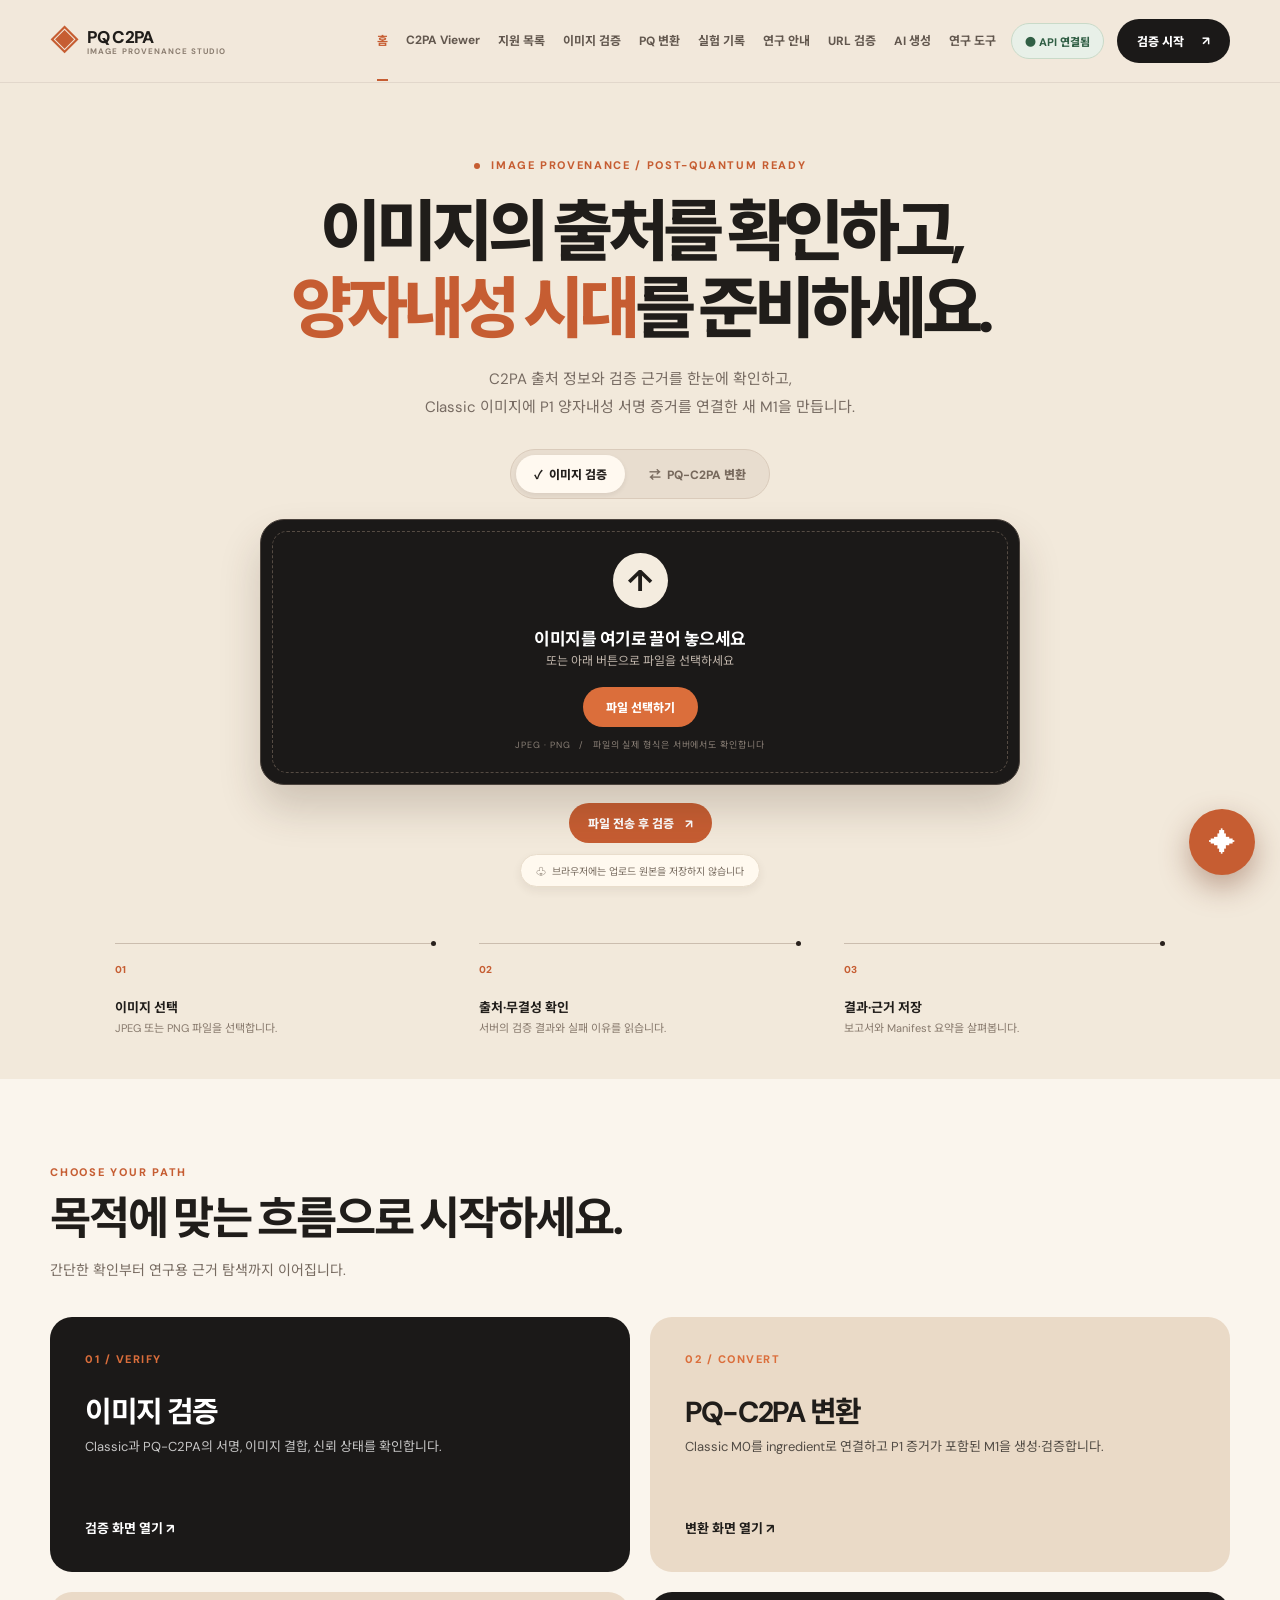
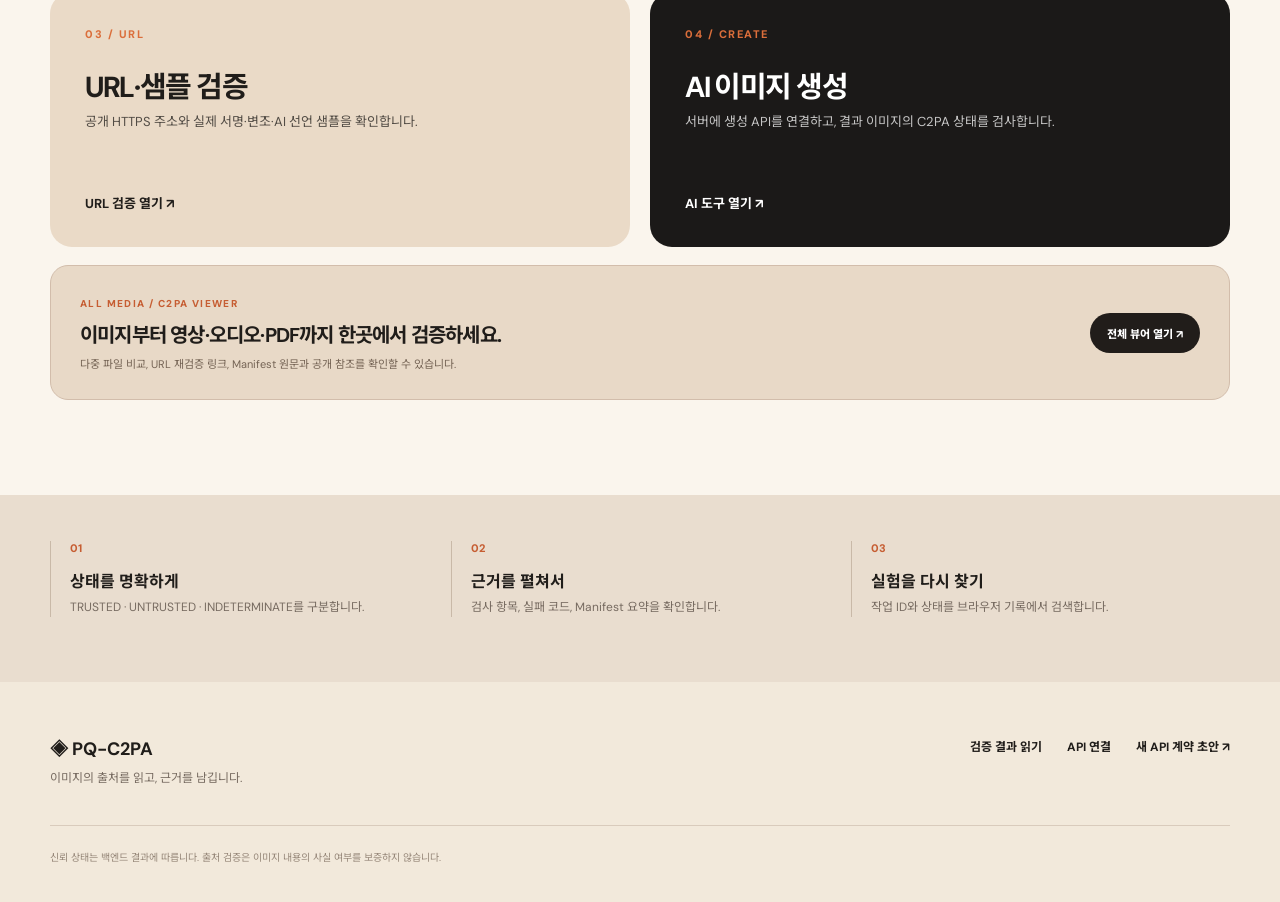
<file: frontend/index.html>
<!doctype html>
<html lang="ko">
  <head>
    <meta charset="utf-8" />
    <meta name="viewport" content="width=device-width, initial-scale=1" />
    <meta name="theme-color" content="#f2e9db" />
    <meta name="description" content="PQ-C2PA에서 이미지 출처를 검증하고 PQ-C2PA 변환 결과를 확인하세요." />
    <title>PQ-C2PA · 이미지 출처 검증</title>
    <link rel="icon" type="image/svg+xml" href="./favicon.svg" />
    <link rel="preconnect" href="https://fonts.googleapis.com" />
    <link rel="preconnect" href="https://fonts.gstatic.com" crossorigin />
    <link href="https://fonts.googleapis.com/css2?family=DM+Sans:wght@400;500;600;700;800&family=Noto+Sans+KR:wght@400;500;600;700;800&display=swap" rel="stylesheet" />
    <link rel="stylesheet" href="./styles.css" />
    <script src="./app.js" defer></script>
  </head>
  <body>
    <div id="app"></div>
    <div id="toast" role="status" aria-live="polite"></div>
  </body>
</html>
</file>
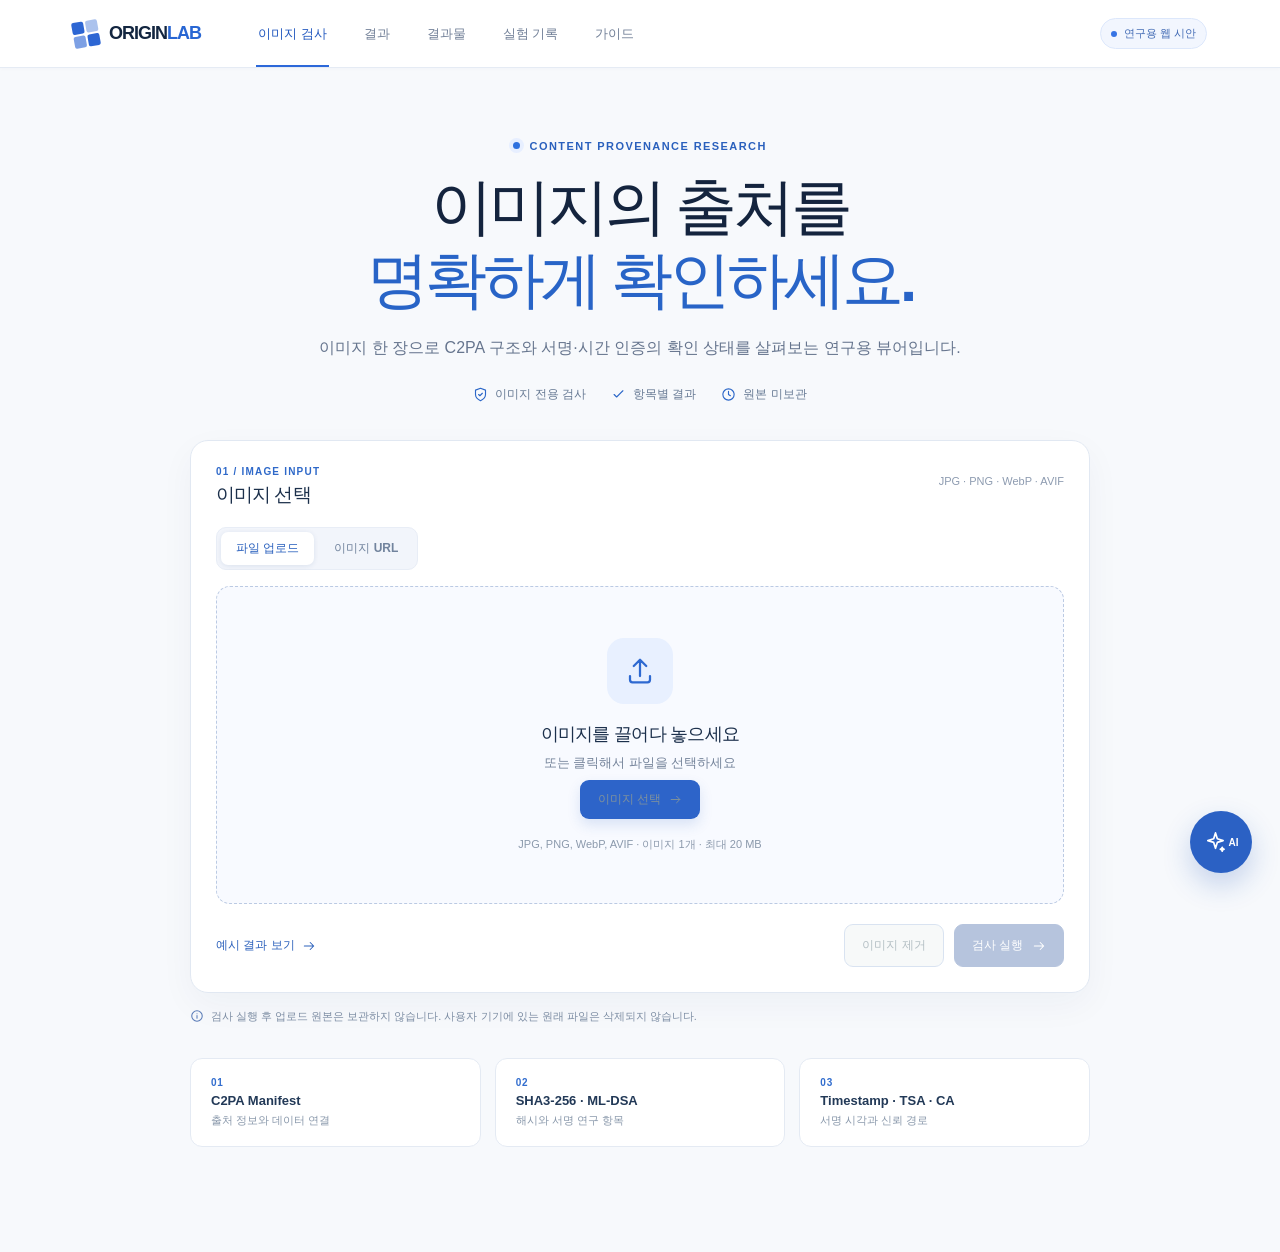
<file: pqc-c2pa-web 2/index.html>
<!doctype html>
<html lang="ko">
<head>
  <meta charset="UTF-8" />
  <meta name="viewport" content="width=device-width, initial-scale=1" />
  <meta name="theme-color" content="#f7f9fc" />
  <meta name="description" content="이미지를 넣고 C2PA 구조와 연구 검증 결과를 확인하는 Origin Lab 웹 시안" />
  <title>Origin Lab · 이미지 검증</title>
  <link rel="icon" href="assets/favicon.svg" type="image/svg+xml" />
  <link rel="stylesheet" href="styles.css" />
  <script defer src="app.js"></script>
  <script defer src="resources.js"></script>
</head>
<body>
  <svg class="sprite" aria-hidden="true" xmlns="http://www.w3.org/2000/svg">
    <symbol id="i-upload" viewBox="0 0 24 24"><path d="M12 16V3m0 0L7 8m5-5 5 5M4 16v3a2 2 0 0 0 2 2h12a2 2 0 0 0 2-2v-3"/></symbol>
    <symbol id="i-image" viewBox="0 0 24 24"><rect x="3" y="3" width="18" height="18" rx="3"/><circle cx="8.5" cy="8.5" r="1.5"/><path d="m4 18 5-5 3 3 3-4 5 6"/></symbol>
    <symbol id="i-arrow" viewBox="0 0 24 24"><path d="M4 12h16m-6-6 6 6-6 6"/></symbol>
    <symbol id="i-back" viewBox="0 0 24 24"><path d="M20 12H4m6 6-6-6 6-6"/></symbol>
    <symbol id="i-check" viewBox="0 0 24 24"><path d="m5 12 4 4L19 6"/></symbol>
    <symbol id="i-close" viewBox="0 0 24 24"><path d="M5 5 19 19M19 5 5 19"/></symbol>
    <symbol id="i-sparkle" viewBox="0 0 24 24"><path d="m12 2 1.9 6.1L20 10l-6.1 1.9L12 18l-1.9-6.1L4 10l6.1-1.9L12 2Zm7 15 .6 1.4L21 19l-1.4.6L19 21l-.6-1.4L17 19l1.4-.6L19 17Z"/></symbol>
    <symbol id="i-info" viewBox="0 0 24 24"><circle cx="12" cy="12" r="9"/><path d="M12 11v5m0-8h.01"/></symbol>
    <symbol id="i-file" viewBox="0 0 24 24"><path d="M5 2h9l5 5v14a1 1 0 0 1-1 1H5a1 1 0 0 1-1-1V3a1 1 0 0 1 1-1Zm9 0v6h5"/></symbol>
    <symbol id="i-shield" viewBox="0 0 24 24"><path d="M12 22s8-4 8-10V5l-8-3-8 3v7c0 6 8 10 8 10Z"/><path d="m9 12 2 2 4-4"/></symbol>
    <symbol id="i-clock" viewBox="0 0 24 24"><circle cx="12" cy="12" r="9"/><path d="M12 7v5l3 2"/></symbol>
  </svg>

  <header class="site-header">
    <div class="header-inner">
      <a class="brand" href="#home" aria-label="Origin Lab 처음으로"><span class="brand-symbol"><span></span><span></span><span></span><span></span></span><strong>ORIGIN<span>LAB</span></strong></a>
      <nav class="header-nav" aria-label="주 메뉴">
        <button class="nav-link is-active" type="button" data-nav="home" aria-current="page">이미지 검사</button>
        <button class="nav-link" type="button" data-nav="result">결과</button>
        <button class="nav-link" type="button" data-nav="outputs">결과물</button>
        <button class="nav-link" type="button" data-nav="history">실험 기록</button>
        <button class="nav-link" type="button" data-nav="guide">가이드</button>
      </nav>
      <span class="header-label"><span></span>연구용 웹 시안</span>
    </div>
  </header>
  <nav id="resourceNav" class="resource-nav" aria-label="가이드 자료" hidden>
    <div class="resource-nav-inner">
      <button type="button" data-resource-nav="guide">사용 가이드</button>
      <button type="button" data-resource-nav="devices">지원 기기·서비스</button>
      <button type="button" data-resource-nav="code">개발 예제</button>
      <button type="button" data-resource-nav="trust">신뢰 안내</button>
    </div>
  </nav>

  <main>
    <section class="view" id="view-home" data-view="home">
      <div class="home-intro"><div class="eyebrow"><span class="eyebrow-dot"></span> CONTENT PROVENANCE RESEARCH</div><h1>이미지의 출처를<br><em>명확하게 확인하세요.</em></h1><p>이미지 한 장으로 C2PA 구조와 서명·시간 인증의 확인 상태를 살펴보는 연구용 뷰어입니다.</p><div class="hero-points"><span><svg><use href="#i-shield"/></svg>이미지 전용 검사</span><span><svg><use href="#i-check"/></svg>항목별 결과</span><span><svg><use href="#i-clock"/></svg>원본 미보관</span></div></div>
      <section class="upload-card" aria-labelledby="uploadHeading">
        <div class="card-top"><div><span class="step-label">01 / IMAGE INPUT</span><h2 id="uploadHeading">이미지 선택</h2></div><span class="file-types">JPG · PNG · WebP · AVIF</span></div>
        <div class="input-tabs" role="group" aria-label="이미지 입력 방식"><button type="button" class="is-active" data-input-mode="file" aria-pressed="true">파일 업로드</button><button type="button" data-input-mode="url" aria-pressed="false">이미지 URL</button></div>
        <input class="sr-only" id="fileInput" type="file" accept="image/jpeg,image/png,image/webp,image/avif" />
        <div id="dropzone" class="dropzone" role="button" tabindex="0" aria-label="이미지 파일 선택 또는 드래그 앤 드롭">
          <div id="uploadEmpty" class="upload-empty"><span class="upload-icon"><svg><use href="#i-upload"/></svg></span><strong>이미지를 끌어다 놓으세요</strong><span>또는 클릭해서 파일을 선택하세요</span><span class="upload-choose">이미지 선택 <svg><use href="#i-arrow"/></svg></span><small>JPG, PNG, WebP, AVIF · 이미지 1개 · 최대 20 MB</small></div>
          <div id="uploadSelected" class="upload-selected" hidden><img id="uploadPreview" alt="선택한 이미지 미리보기" /><div class="selected-file"><svg><use href="#i-image"/></svg><div><strong id="selectedName">—</strong><span id="selectedMeta">—</span></div></div></div>
        </div>
        <div id="urlInputPanel" class="url-input-panel" hidden><span class="url-icon"><svg><use href="#i-image"/></svg></span><strong>이미지 주소를 입력하세요</strong><p>이미지 파일을 직접 가리키는 http 또는 https 주소를 사용할 수 있습니다.</p><div class="url-control"><label class="sr-only" for="urlInput">이미지 URL</label><input id="urlInput" type="url" inputmode="url" placeholder="https://example.com/image.jpg" autocomplete="off" /><button id="urlLoadButton" class="primary-button" type="button">이미지 불러오기 <svg><use href="#i-arrow"/></svg></button></div><small>사이트가 외부 접근을 제한하면 파일을 저장한 뒤 직접 선택해 주세요.</small></div>
        <div class="upload-footer"><button id="sampleButton" class="link-button" type="button">예시 결과 보기 <svg><use href="#i-arrow"/></svg></button><div class="upload-actions"><button id="removeButton" class="light-button" type="button" disabled>이미지 제거</button><button id="inspectButton" class="primary-button" type="button" disabled>검사 실행 <svg><use href="#i-arrow"/></svg></button></div></div>
      </section>
      <p class="under-note"><svg><use href="#i-info"/></svg>검사 실행 후 업로드 원본은 보관하지 않습니다. 사용자 기기에 있는 원래 파일은 삭제되지 않습니다.</p>
      <div class="scope-strip" aria-label="연구 확인 항목"><div><span>01</span><strong>C2PA Manifest</strong><small>출처 정보와 데이터 연결</small></div><div><span>02</span><strong>SHA3-256 · ML-DSA</strong><small>해시와 서명 연구 항목</small></div><div><span>03</span><strong>Timestamp · TSA · CA</strong><small>서명 시각과 신뢰 경로</small></div></div>
    </section>

    <section class="view" id="view-result" data-view="result" hidden>
      <div class="page-back"><button type="button" data-go="home"><svg><use href="#i-back"/></svg>새 이미지 검사</button><span>RESULT / OVERVIEW</span></div>
      <div class="page-title"><div class="eyebrow">IMAGE VERIFICATION</div><h1>검사 결과</h1><p>핵심 상태를 먼저 확인하고, 항목별 근거는 상세 화면에서 살펴보세요.</p></div>
      <div id="resultBanner" class="result-banner"><span class="banner-icon"><svg><use href="#i-info"/></svg></span><div><span class="banner-label" id="bannerLabel">검증 상태</span><h2 id="bannerTitle">검사 기록이 없습니다</h2><p id="bannerText">이미지를 선택하고 검사를 실행해 주세요.</p></div><span id="bannerTag" class="banner-tag">대기</span></div>
      <div class="result-facts" aria-label="핵심 확인 상태"><div><span>서명자</span><strong id="resultSigner">확인 전</strong><small>인증서 신원</small></div><div><span>데이터 무결성</span><strong id="resultIntegrity">확인 전</strong><small>이미지와 Claim 연결</small></div><div><span>AI 생성 선언</span><strong id="resultAiFlag">확인 전</strong><small>Manifest 내 선언</small></div></div>
      <div class="overview-grid"><section class="surface image-surface"><div class="surface-heading"><strong>파일 정보</strong><span id="resultFileMeta">선택된 파일 없음</span></div><div class="image-stage"><div id="resultEmpty" class="image-empty"><svg><use href="#i-file"/></svg><strong id="resultEmptyTitle">결과 이미지가 없습니다</strong><span id="resultEmptyText">원본은 검사 후 보관하지 않습니다.</span></div></div><div class="image-caption"><strong id="resultFileName">—</strong><span><span id="resultImageDimensions">—</span> · <span id="resultFileSize">—</span></span></div></section><section class="surface summary-surface"><div class="surface-heading"><strong>검증 항목</strong><span>Manifest 기준</span></div><div class="summary-list"><div class="summary-item"><span class="summary-icon mint"><svg><use href="#i-file"/></svg></span><div><strong>Manifest</strong><small>C2PA 정보 존재 여부</small></div><span id="summaryManifest" class="summary-value">확인 전</span></div><div class="summary-item"><span class="summary-icon blue"><svg><use href="#i-image"/></svg></span><div><strong>Assertion · Claim</strong><small>데이터 연결과 해시</small></div><span id="summaryClaim" class="summary-value">확인 전</span></div><div class="summary-item"><span class="summary-icon violet"><svg><use href="#i-shield"/></svg></span><div><strong>Claim Signature</strong><small>서명과 검증 상태</small></div><span id="summarySignature" class="summary-value">확인 전</span></div><div class="summary-item"><span class="summary-icon amber"><svg><use href="#i-clock"/></svg></span><div><strong>Timestamp</strong><small>TSA · CA 신뢰 정보</small></div><span id="summaryTimestamp" class="summary-value">확인 전</span></div></div><button id="detailButton" class="detail-button" type="button">상세 결과와 근거 보기 <svg><use href="#i-arrow"/></svg></button></section></div>
      <div class="result-links"><button type="button" data-go="outputs">전체 결과물 보기 <svg><use href="#i-arrow"/></svg></button><button type="button" data-go="history">실험 기록 보기 <svg><use href="#i-arrow"/></svg></button></div>
    </section>

    <section class="view" id="view-outputs" data-view="outputs" hidden>
      <div class="page-title archive-title"><div class="eyebrow">ALL RESULTS</div><h1>결과물</h1><p>실험 실행별 생성 파일과 결과 상태를 모아 봅니다. 실제 변환 파일은 연결 후 이곳에 표시됩니다.</p></div>
      <div class="archive-toolbar"><label class="search-field"><span class="sr-only">결과물 검색</span><svg><use href="#i-file"/></svg><input id="outputSearch" type="search" placeholder="파일명, 기록 ID, 상태 검색" autocomplete="off" /></label><label class="select-field"><span class="sr-only">결과물 상태</span><select id="outputFilter"><option value="all">전체 상태</option><option value="pending">분석 대기</option><option value="demo">시연 데이터</option></select></label><label class="select-field"><span class="sr-only">결과물 정렬</span><select id="outputSort"><option value="newest">최신순</option><option value="oldest">오래된순</option><option value="name">파일명순</option></select></label><span id="outputCount" class="archive-count">0개 기록</span></div>
      <div id="outputCards" class="output-grid" aria-live="polite"></div>
      <div id="outputEmpty" class="archive-empty" hidden><svg><use href="#i-file"/></svg><strong>표시할 결과물이 없습니다</strong><span>이미지를 검사하거나 다른 검색어를 입력해 주세요.</span></div>
    </section>

    <section class="view" id="view-history" data-view="history" hidden>
      <div class="page-title archive-title"><div class="eyebrow">EXPERIMENT LOG</div><h1>실험 기록</h1><p>원본 파일 없이 실행 시각, 이미지 정보, 결과 상태와 상세 근거만 보관합니다.</p></div>
      <div class="archive-toolbar"><label class="search-field"><span class="sr-only">실험 기록 검색</span><svg><use href="#i-file"/></svg><input id="historySearch" type="search" placeholder="파일명, 기록 ID, 날짜, 상태 검색" autocomplete="off" /></label><label class="select-field"><span class="sr-only">실험 기록 상태</span><select id="historyFilter"><option value="all">전체 상태</option><option value="pending">분석 대기</option><option value="demo">시연 데이터</option></select></label><label class="select-field"><span class="sr-only">실험 기록 정렬</span><select id="historySort"><option value="newest">최신순</option><option value="oldest">오래된순</option><option value="name">파일명순</option></select></label><span id="historyCount" class="archive-count">0개 기록</span></div>
      <div class="history-table-wrap"><div class="history-table" role="table" aria-label="실험 기록"><div class="history-head" role="row"><span role="columnheader">실행 시각</span><span role="columnheader">이미지</span><span role="columnheader">상태</span><span role="columnheader">결과물</span><span role="columnheader">상세</span></div><div id="historyRows" role="rowgroup"></div></div><div id="historyEmpty" class="archive-empty" hidden><svg><use href="#i-file"/></svg><strong>표시할 실험 기록이 없습니다</strong><span>이미지를 검사하거나 다른 검색어를 입력해 주세요.</span></div></div>
      <p class="archive-privacy"><svg><use href="#i-info"/></svg>이 프런트엔드 시안의 기록은 현재 브라우저에 저장됩니다. 이미지 원본과 미리보기는 저장하지 않습니다.</p>
    </section>

    <section class="view" id="view-detail" data-view="detail" hidden>
      <div class="page-back"><button type="button" data-go="result"><svg><use href="#i-back"/></svg>결과 요약으로</button><span>RESULT / DETAILS</span></div>
      <div class="page-title"><div class="eyebrow">EVIDENCE & STRUCTURE</div><h1>상세 검증 결과</h1><p>그림의 구성 요소를 따라 Manifest 내부 정보와 서명·시간·신뢰 관계를 확인합니다.</p></div>
      <div class="detail-context"><span class="context-icon"><svg><use href="#i-image"/></svg></span><div><strong id="detailFileName">선택된 파일 없음</strong><span id="detailMode">분석 결과 대기</span><span id="detailRecordMeta">기록 없음</span></div><button id="exportRecordButton" class="light-button export-button" type="button" disabled>기록 JSON 저장</button></div>
      <nav class="detail-jump" aria-label="상세 결과 목차"><button type="button" data-jump="structureSection">구조</button><button type="button" data-jump="evidenceSection">검증 항목</button><button type="button" data-jump="manifestDataSection">Manifest 데이터</button></nav>
      <section class="surface structure-surface" id="structureSection" aria-labelledby="structureTitle"><div class="surface-heading"><div><strong id="structureTitle">Manifest 구조</strong><p>연구 대상의 연결 도식입니다. 선택한 파일에서 확인된 구조를 뜻하지 않습니다.</p></div><span class="structure-key">연구 구조</span></div><div class="manifest-root"><span class="node-mark">M</span><div><small>CONTENT CREDENTIALS</small><strong>Manifest</strong><span>이미지에 연결된 출처 정보</span></div></div><div class="tree-stem"></div><div class="structure-grid"><article class="structure-node"><span class="node-mark assertion">A</span><div><small>DATA</small><h3>Assertion</h3><p>이미지의 생성·편집 정보와 해시 참조</p><span class="node-token">SHA3-256 · 연구 항목</span></div></article><article class="structure-node"><span class="node-mark claim">C</span><div><small>RECORD</small><h3>Claim</h3><p>Assertion을 참조하는 기록</p><span class="node-token">참조·결합 관계 확인</span></div></article><article class="structure-node"><span class="node-mark signature">S</span><div><small>SIGNATURE</small><h3>Claim Signature</h3><p>Claim에 대한 전자서명과 검증</p><span class="node-token">ML-DSA · 연구 항목</span></div></article></div><div class="trust-path"><span class="path-heading">서명 시점과 신뢰 경로</span><div class="path-nodes"><div><span class="path-dot"></span><strong>Timestamp</strong><small>서명 시점</small></div><span class="path-arrow">→</span><div><span class="path-dot tsa"></span><strong>TSA</strong><small>시간 서명</small></div><span class="path-arrow">→</span><div><span class="path-dot ca"></span><strong>CA</strong><small>인증 경로</small></div></div></div></section>
      <section class="surface evidence-surface" id="evidenceSection" aria-labelledby="evidenceTitle"><div class="surface-heading"><div><strong id="evidenceTitle">검증 항목별 근거</strong><p>검사 항목을 선택해 상태와 확인 대상을 살펴보세요.</p></div><span id="evidenceTag" class="evidence-tag">분석 대기</span></div><div class="check-toolbar"><span id="checkCount">6개 항목 · 분석 대기</span><div class="check-filters" role="group" aria-label="검증 항목 필터"><button type="button" class="is-active" data-check-filter="all" aria-pressed="true">전체</button><button type="button" data-check-filter="integrity" aria-pressed="false">무결성</button><button type="button" data-check-filter="signature" aria-pressed="false">서명</button><button type="button" data-check-filter="trust" aria-pressed="false">시간·신뢰</button></div></div><div class="evidence-table" role="table" aria-label="검증 항목별 근거"><div class="table-head" role="row"><span role="columnheader">항목</span><span role="columnheader">확인 내용</span><span role="columnheader">결과</span></div><div class="table-row" role="row" data-check="integrity"><strong role="cell">Manifest</strong><span role="cell">출처 정보와 이미지 연결</span><em role="cell" id="evidenceManifest">미실행</em></div><div class="table-row" role="row" data-check="integrity"><strong role="cell">Assertion</strong><span role="cell">SHA3-256 해시 참조</span><em role="cell" id="evidenceAssertion">미실행</em></div><div class="table-row" role="row" data-check="integrity"><strong role="cell">Claim</strong><span role="cell">Assertion 참조 관계</span><em role="cell" id="evidenceClaim">미실행</em></div><div class="table-row" role="row" data-check="signature"><strong role="cell">Claim Signature</strong><span role="cell">ML-DSA 서명</span><em role="cell" id="evidenceSignature">미실행</em></div><div class="table-row" role="row" data-check="trust"><strong role="cell">Timestamp</strong><span role="cell">TSA 응답과 시간 정보</span><em role="cell" id="evidenceTimestamp">미실행</em></div><div class="table-row" role="row" data-check="trust"><strong role="cell">TSA · CA</strong><span role="cell">인증서 용도와 신뢰 경로</span><em role="cell" id="evidenceTrust">미실행</em></div></div></section>
      <section class="surface manifest-data-surface" id="manifestDataSection" aria-labelledby="manifestDataTitle"><div class="surface-heading"><div><strong id="manifestDataTitle">Manifest 데이터</strong><p>실제 분석 결과가 연결되면 추출된 원본 데이터와 생성·편집 이력을 여기에 표시합니다.</p></div><span class="evidence-tag">데이터 대기</span></div><div class="manifest-empty"><svg><use href="#i-file"/></svg><strong>표시할 Manifest 데이터가 없습니다</strong><span>현재는 파일 자체를 분석하지 않습니다. 위 구조는 연구용 도식이며 실제 추출 결과가 아닙니다.</span></div></section>
      <p class="research-note"><svg><use href="#i-info"/></svg>SHA-3와 ML-DSA는 이 연구의 확장 항목입니다. 현행 C2PA 2.4의 허용 알고리즘으로 표시하지 않습니다. <a href="https://spec.c2pa.org/specifications/specifications/2.4/specs/ContentCredentials.html" target="_blank" rel="noopener noreferrer">규격 확인 ↗</a></p>
    </section>
    <section class="view resource-view" id="view-guide" data-view="guide" hidden>
      <div class="resource-hero"><div class="eyebrow">ORIGIN LAB / GUIDE</div><h1>이미지 검증 사용 가이드</h1><p>파일을 넣은 뒤 어떤 상태를 먼저 보고, 어떤 근거를 확인해야 하는지 한눈에 정리했습니다.</p></div>
      <div class="guide-callout"><svg><use href="#i-info"/></svg><div><strong>현재는 연구용 프런트엔드입니다.</strong><span>이미지 크기와 실행 기록을 남기지만 C2PA 판정은 아직 수행하지 않습니다. 화면의 ‘분석 대기’를 성공 또는 실패로 해석하지 마세요.</span></div></div>
      <section class="resource-section"><div class="resource-heading"><span>01 / WORKFLOW</span><h2>검사 화면 사용 순서</h2></div><div class="guide-steps"><article><b>1</b><h3>이미지 선택</h3><p>JPG·PNG·WebP·AVIF 파일을 넣거나 이미지 URL을 입력합니다. 검사 실행 전까지 미리볼 수 있습니다.</p></article><article><b>2</b><h3>상태 확인</h3><p>결과 화면에서 서명자, 무결성, AI 생성 선언과 주요 검증 항목의 상태를 확인합니다.</p></article><article><b>3</b><h3>근거 살펴보기</h3><p>상세 결과에서 Manifest 연결 구조, 항목별 상태, 출처 데이터를 보고 기록을 저장합니다.</p></article></div></section>
      <section class="resource-section"><div class="resource-heading"><span>02 / HOW TO READ</span><h2>결과 상태 읽는 법</h2><p>아래 상태는 분석 서버 연결 후 결과를 표시할 때 사용할 구분입니다.</p></div><div class="verdict-list"><div><span class="verdict-mark good">✓</span><strong>신뢰 확인</strong><p>서명과 파일 연결이 유효하고, 서명자의 신뢰 근거까지 확인된 상태입니다.</p></div><div><span class="verdict-mark neutral">●</span><strong>서명 유효 · 신뢰 미확인</strong><p>서명 자체는 유효하지만 서명자의 신뢰 상태를 별도로 판단해야 합니다.</p></div><div><span class="verdict-mark bad">!</span><strong>검증 실패</strong><p>검사 항목에 오류가 발견된 상태입니다. 상세 결과에서 실패한 항목과 이유를 확인합니다.</p></div><div><span class="verdict-mark empty">—</span><strong>Manifest 없음</strong><p>C2PA 정보가 보이지 않는 상태입니다. 이것만으로 이미지가 거짓이라고 판단할 수는 없습니다.</p></div><div><span class="verdict-mark waiting">…</span><strong>분석 대기</strong><p>아직 파일을 검증하지 않은 상태입니다. 현재 프런트엔드의 실제 기록은 여기에 해당합니다.</p></div></div></section>
      <section class="resource-section"><div class="resource-heading"><span>03 / RESEARCH GUIDELINES</span><h2>실험 가이드라인</h2><p>비교 가능한 기록을 남기고 결과를 과장하지 않기 위한 기준입니다.</p></div><div class="principle-grid"><article><strong>입력 조건 기록</strong><p>파일 형식과 크기, 촬영·편집·내보내기 조건을 함께 기록해 같은 조건에서 비교합니다.</p></article><article><strong>검증 상태 분리</strong><p>Manifest 존재, 무결성, 서명, 신뢰 상태를 각각 표시합니다. 미검사 항목은 성공으로 표시하지 않습니다.</p></article><article><strong>알고리즘 명시</strong><p>기본 C2PA와 SHA3-256·ML-DSA 연구 확장을 구분하고, 판정에 사용된 알고리즘을 결과에 남깁니다.</p></article></div></section>
      <section class="resource-section"><div class="resource-heading"><span>04 / QUESTIONS</span><h2>자주 확인하는 내용</h2></div><div class="guide-faq"><details><summary>C2PA 정보가 없으면 조작된 이미지인가요?</summary><p>아닙니다. 파일을 만든 기기나 편집·공유 과정에서 출처 정보가 기록되지 않았거나 제거되었을 수 있습니다.</p></details><details><summary>AI 생성 선언은 AI 탐지 결과인가요?</summary><p>아닙니다. Manifest에 기록된 선언을 보여주는 것입니다. 선언이 없다고 사람이 만든 이미지라고 확정할 수도 없습니다.</p></details><details><summary>‘신뢰 확인’이면 이미지 내용도 사실인가요?</summary><p>아닙니다. 출처 기록과 서명 검증은 이미지 속 장면의 사실 여부를 직접 증명하지 않습니다.</p></details><details><summary>왜 원본 이미지는 기록에 남지 않나요?</summary><p>검사 실행 후 브라우저 화면의 파일 참조와 미리보기를 해제하도록 설계했습니다. 기록에는 파일 정보와 상태만 남깁니다.</p></details></div></section>
      <section class="resource-section"><div class="resource-heading"><span>MORE / RESOURCES</span><h2>더 살펴보기</h2></div><div class="resource-links"><button type="button" data-go="devices"><strong>지원 기기·서비스</strong><span>어떤 기기와 앱이 출처 정보를 다루는지 보기 →</span></button><button type="button" data-go="code"><strong>개발 예제</strong><span>공식 도구를 이용한 읽기 예제와 연동 형식 →</span></button><button type="button" data-go="trust"><strong>신뢰 안내</strong><span>우리 연구의 검증 가능성에 대한 안내 →</span></button></div></section>
    </section>

    <section class="view resource-view" id="view-devices" data-view="devices" hidden>
      <div class="resource-hero"><div class="eyebrow">ORIGIN LAB / DIRECTORY</div><h1>지원 기기·서비스</h1><p>출처 정보가 적용되는 기기와 서비스를 찾아보세요. 기능은 촬영 모드·앱 버전·펌웨어·내보내기 방식에 따라 달라질 수 있습니다.</p></div>
      <div class="directory-note"><svg><use href="#i-info"/></svg><span><a href="https://c2paviewer.com/supported-devices" target="_blank" rel="noopener noreferrer">C2PA Viewer 지원 목록</a>의 2026년 9월 18일 자료를 바탕으로 재구성했습니다. 이 목록은 우리 뷰어의 검증 성공을 보증하지 않습니다. 실제 지원 여부는 각 제품의 공식 안내를 확인하세요. 워터마크 항목은 참고 자료이며, 이 웹 시안은 SynthID를 검사하지 않습니다.</span></div>
      <div class="directory-toolbar"><label class="search-field"><span class="sr-only">기기·서비스 검색</span><svg><use href="#i-image"/></svg><input id="deviceSearch" type="search" placeholder="기기, 브랜드, 서비스 검색" autocomplete="off" /></label><div class="directory-filters" role="group" aria-label="기기·서비스 종류"><button type="button" class="is-active" data-device-filter="all" aria-pressed="true">전체</button><button type="button" data-device-filter="camera" aria-pressed="false">카메라·휴대폰</button><button type="button" data-device-filter="software" aria-pressed="false">앱·플랫폼</button><button type="button" data-device-filter="watermark" aria-pressed="false">워터마크</button></div><span id="deviceCount" class="archive-count">0개 항목</span></div>
      <div id="deviceGrid" class="device-grid" aria-live="polite"></div>
      <div id="deviceEmpty" class="archive-empty" hidden><svg><use href="#i-image"/></svg><strong>검색 결과가 없습니다</strong><span>다른 이름이나 종류를 선택해 주세요.</span></div>
    </section>

    <section class="view resource-view" id="view-code" data-view="code" hidden>
      <div class="resource-hero"><div class="eyebrow">ORIGIN LAB / DEVELOPERS</div><h1>개발 예제</h1><p>실제 검증 엔진을 연결할 때 참고할 수 있는 짧은 예제입니다. 현재 이 웹 시안에 검증 엔진이 연결된 것은 아닙니다.</p></div>
      <div class="guide-callout"><svg><use href="#i-info"/></svg><div><strong>실행 전 확인</strong><span>아래 브라우저 예제는 공식 오픈소스 패키지를 설치한 개발 환경에서 사용합니다. 연구 중인 SHA3-256·ML-DSA 확장은 별도 구현과 적합성 검토가 필요합니다.</span></div></div>
      <section class="resource-section code-section"><div class="resource-heading"><span>01 / BROWSER</span><h2>브라우저에서 Manifest 읽기</h2><p><code>npm install @contentauth/c2pa-web</code> 설치 후 Vite 환경에서 실행합니다. 공식 <a href="https://github.com/contentauth/c2pa-js/blob/main/packages/c2pa-web/README.md" target="_blank" rel="noopener noreferrer">@contentauth/c2pa-web 문서</a>의 Reader 흐름을 바탕으로 작성했습니다.</p></div><div class="code-card"><div class="code-card-head"><span>JavaScript · 읽기 예제</span><button type="button" data-copy-code="browserExample">코드 복사</button></div><pre><code id="browserExample">import { createC2pa, Reader } from '@contentauth/c2pa-web';
import wasmUrl from '@contentauth/c2pa-web/resources/c2pa.wasm?url';

const engine = await createC2pa({ wasmSrc: wasmUrl });

export async function readImageCredentials(file) {
  const reader = await Reader.fromBlob(engine, file.type, file);
  try {
    return await reader.manifestStore();
  } finally {
    await reader.free();
  }
}</code></pre></div></section>
      <section class="resource-section code-section"><div class="resource-heading"><span>02 / COMMAND LINE</span><h2>파일과 구조 확인</h2><p>공식 <a href="https://github.com/contentauth/c2patool/blob/main/docs/usage.md" target="_blank" rel="noopener noreferrer">c2patool 사용 문서</a>의 읽기·구조 보기 명령입니다.</p></div><div class="code-card"><div class="code-card-head"><span>Terminal · 읽기 예제</span><button type="button" data-copy-code="cliExample">코드 복사</button></div><pre><code id="cliExample">c2patool photo.jpg
c2patool photo.jpg --tree
c2patool photo.jpg --info</code></pre></div></section>
      <section class="resource-section code-section"><div class="resource-heading"><span>03 / INTEGRATION DRAFT</span><h2>분석 결과 연결 형식</h2><p>아래 JSON은 이 프런트엔드가 사용할 수 있도록 제안한 응답 형식입니다. 현재 동작하는 API의 응답이 아닙니다.</p></div><div class="code-card"><div class="code-card-head"><span>JSON · 제안 형식</span><button type="button" data-copy-code="apiExample">코드 복사</button></div><pre><code id="apiExample">{
  "recordId": "example-record-id",
  "status": "pending",
  "manifest": null,
  "signer": null,
  "integrity": "not_checked",
  "aiDeclaration": "not_checked",
  "checks": [],
  "artifacts": []
}</code></pre></div></section>
    </section>

    <section class="view resource-view" id="view-trust" data-view="trust" hidden>
      <div class="trust-hero"><span class="trust-symbol"><svg><use href="#i-shield"/></svg></span><div class="eyebrow">ORIGIN LAB / TRUST</div><h1>믿을 수 있는 결과를<br>만들겠습니다.</h1><p>우리의 신뢰 체계는 검증 결과와 그 근거를 함께 보여주는 방향으로 설계하고 있습니다.</p><span class="trust-phase">현재 상태 · 연구 단계</span></div>
      <div class="trust-statement"><strong>신뢰는 확인할 수 있어야 합니다.</strong><p>누가 만들었는지, 파일이 바뀌었는지, 어떤 항목이 통과하거나 실패했는지를 사용자에게 명확히 보여주는 것이 우리의 목표입니다. 신뢰성을 확인할 자료와 실제 검증 결과가 준비되면 이 페이지에 공개하겠습니다.</p></div>
      <div class="trust-promise"><div><svg><use href="#i-file"/></svg><strong>결과의 근거</strong><span>항목별 판정과 이유를 함께 제시</span></div><div><svg><use href="#i-check"/></svg><strong>독립적인 확인</strong><span>재검증할 수 있는 형식으로 기록 제공</span></div><div><svg><use href="#i-info"/></svg><strong>상태의 구분</strong><span>검증 완료와 분석 대기를 명확히 표시</span></div></div>
      <p class="trust-note">기술 운영 내용과 신뢰 증빙은 아직 공개 전입니다. 현재 페이지는 인증 또는 제3자 검증 완료를 뜻하지 않습니다.</p>
    </section>
  </main>

  <aside id="aiPanel" class="ai-panel" aria-label="AI 이미지 생성" hidden><div class="ai-panel-head"><div><span class="ai-kicker">AI IMAGE</span><h2>이미지 생성</h2></div><button id="aiClose" class="icon-button" type="button" aria-label="AI 이미지 생성 창 닫기"><svg><use href="#i-close"/></svg></button></div><p class="ai-description">생성한 이미지를 바로 검사에 사용할 수 있습니다.</p><label for="aiPrompt">어떤 이미지를 만들까요?</label><textarea id="aiPrompt" rows="4" maxlength="1200" placeholder="예: 새벽의 서울 강변을 찍은 사실적인 사진"></textarea><div class="ai-options"><label>스타일<select id="aiStyle"><option value="photo">사진</option><option value="illustration">일러스트</option><option value="cinematic">시네마틱</option></select></label><label>비율<select id="aiRatio"><option value="1:1">1:1</option><option value="4:3">4:3</option><option value="3:4">3:4</option></select></label></div><button id="aiGenerate" class="primary-button ai-generate" type="button">이미지 생성 <svg><use href="#i-sparkle"/></svg></button><div class="ai-output"><div id="aiEmpty" class="ai-empty"><svg><use href="#i-image"/></svg><span id="aiStatus">생성 API 연결 대기</span></div><img id="aiPreview" alt="AI가 생성한 이미지" hidden /></div><button id="useAiImage" class="light-button ai-use" type="button" disabled>이 이미지 검사하기 <svg><use href="#i-arrow"/></svg></button></aside>
  <button id="aiToggle" class="ai-fab" type="button" aria-label="AI 이미지 생성 창 열기" aria-controls="aiPanel" aria-expanded="false"><svg><use href="#i-sparkle"/></svg><span>AI</span></button>
  <div id="toast" class="toast" role="status" aria-live="polite" hidden></div>
</body>
</html>
</file>
<file: frontend/styles.css>
:root{--cream:#f2e9db;--paper:#faf5ed;--sand:#e8dac8;--ink:#201d1a;--coal:#1b1918;--coal-2:#292522;--rust:#c65d32;--orange:#db6e3b;--line:#d9cbbc;--muted:#776b61;--green:#315f45;--red:#a74336;--gold:#a96b28;--radius:22px}*{box-sizing:border-box}html{scroll-behavior:smooth}body{margin:0;background:var(--cream);color:var(--ink);font-family:'DM Sans','Noto Sans KR',sans-serif;-webkit-font-smoothing:antialiased}button,input,select{font:inherit}button{cursor:pointer}a{color:inherit;text-decoration:none}p{line-height:1.65}button:focus-visible,a:focus-visible,input:focus-visible,select:focus-visible,summary:focus-visible{outline:3px solid var(--orange);outline-offset:3px}[hidden]{display:none!important}#app{min-height:100vh;overflow:hidden}.site-header{position:relative;z-index:20;background:rgba(242,233,219,.97);border-bottom:1px solid rgba(88,74,61,.1)}.header-inner{max-width:1440px;margin:auto;min-height:82px;padding:0 50px;display:flex;align-items:center;justify-content:space-between;gap:22px}.brand{display:flex;align-items:center;gap:10px;font-size:17px;font-weight:800;letter-spacing:-.04em;white-space:nowrap}.brand b{font-weight:800}.brand small{display:block;color:#8b7d70;font-size:8px;letter-spacing:.13em;font-weight:700;margin-top:-2px}.brand-mark{font-size:28px;color:var(--rust);line-height:1}.nav{display:flex;gap:34px;align-items:center;margin-left:auto}.nav a{font-size:13px;color:#62574e;font-weight:700;padding:30px 0;white-space:nowrap;border-bottom:2px solid transparent}.nav a:hover,.nav a.current{color:var(--rust);border-color:var(--rust)}.header-actions{display:flex;align-items:center;gap:13px}.mode-chip{border:1px solid var(--line);border-radius:99px;padding:9px 13px;color:#75685c;font-size:11px;font-weight:800;white-space:nowrap}.mode-chip.live{color:var(--green);background:#e8f0e8;border-color:#c9dac8}.header-cta,.small-dark{border:0;background:var(--coal);color:white;padding:13px 20px;border-radius:99px;font-size:12px;font-weight:800;white-space:nowrap;display:inline-flex;gap:18px;align-items:center;justify-content:center}.header-cta:hover,.small-dark:hover{background:#3a302b}.menu-button{display:none;background:none;border:0;font-size:25px}.home{max-width:1440px;margin:auto}.hero{padding:75px 50px 0;text-align:center;position:relative}.eyebrow,.page-eyebrow{font-size:11px;font-weight:800;color:var(--rust);letter-spacing:.15em}.eyebrow span{display:inline-block;background:var(--rust);width:6px;height:6px;border-radius:50%;vertical-align:middle;margin-right:7px}.hero h1{font-size:clamp(42px,5.2vw,76px);line-height:1.16;letter-spacing:-.077em;margin:22px 0 18px;font-weight:800}.hero h1 em{font-style:normal;color:var(--rust)}.hero-sub{font-size:15px;color:#776b62;margin:0 auto 24px;line-height:1.85}.flow-tabs{display:flex;justify-content:center;gap:6px;margin:27px auto 20px;padding:5px;background:#e8ddcf;border:1px solid #dacbbb;border-radius:100px;width:max-content}.flow-tabs button{border:0;background:transparent;border-radius:100px;padding:10px 18px;color:#77695d;font-size:12px;font-weight:800}.flow-tabs button.selected{background:#fff9f0;color:#24201d;box-shadow:0 2px 5px rgba(38,28,20,.08)}.hero-upload{width:min(760px,100%);margin:auto}.dropzone{position:relative;min-height:265px;border-radius:24px;background:var(--coal);border:1px solid #4b433d;box-shadow:0 23px 42px rgba(65,45,30,.2);padding:11px;color:white}.dropzone:before{content:"";pointer-events:none;position:absolute;inset:11px;border:1px dashed #554b43;border-radius:15px}.dropzone.dragging{outline:3px solid var(--orange)}.dropzone input[type=file]{position:absolute;width:1px;height:1px;opacity:0;pointer-events:none}.drop-content{position:relative;z-index:1;display:flex;flex-direction:column;align-items:center;padding:22px 15px}.upload-icon{display:flex;align-items:center;justify-content:center;width:55px;height:55px;background:#f4ecdf;color:var(--ink);border-radius:50%;font-size:30px;font-weight:700}.dropzone h3{font-size:17px;letter-spacing:-.03em;margin:17px 0 2px}.dropzone p{margin:0;color:#c1b6ac;font-size:12px}.orange-button{display:inline-flex;align-items:center;justify-content:center;background:var(--orange);border:0;color:white;border-radius:100px;padding:11px 23px;font-size:12px;font-weight:800;margin:15px 0 11px;cursor:pointer}.orange-button:hover{background:#ee8047}.drop-note{color:#8b8077;font-size:9px;letter-spacing:.1em}.upload-actions{display:flex;align-items:center;justify-content:center;gap:16px;min-height:62px;margin-top:7px}.text-action{background:var(--rust);color:white;border:0;border-radius:99px;padding:11px 19px;font-size:12px;font-weight:800}.text-action span{margin-left:8px}.scenario{display:flex;align-items:center;gap:8px}.scenario label{font-size:11px;font-weight:800;color:#6e6258}.scenario select{border:1px solid var(--line);border-radius:99px;background:#fbf6ee;padding:9px 30px 9px 13px;font-size:11px;color:#403832}.scenario p{font-size:10px;color:#8b7d70;line-height:1.35;margin:0;max-width:245px;text-align:left}.privacy-pill{display:inline-block;background:#fff9ef;border:1px solid #e9ddcc;color:#766a5e;border-radius:99px;padding:8px 15px;font-size:10px;box-shadow:0 4px 10px rgba(52,38,22,.07)}.chosen-file{display:flex;align-items:center;gap:10px;background:#fcf7ee;border:1px solid var(--line);border-radius:13px;padding:8px;margin-top:10px;text-align:left}.chosen-file img{width:46px;height:42px;object-fit:cover;border-radius:7px}.chosen-file div{display:flex;flex-direction:column;min-width:0;flex:1}.chosen-file strong{font-size:12px;overflow:hidden;text-overflow:ellipsis;white-space:nowrap}.chosen-file span{font-size:10px;color:var(--muted)}.chosen-file button{border:0;background:none;font-size:24px;color:var(--muted)}.steps{display:grid;grid-template-columns:repeat(3,1fr);gap:43px;max-width:1050px;margin:56px auto 0;padding-bottom:42px;text-align:left}.steps>div{border-top:1px solid #cbbdae;padding-top:13px;position:relative}.steps>div:after{content:"";position:absolute;right:0;top:-3px;width:5px;height:5px;background:#29211d;border-radius:50%}.steps span{font-size:10px;color:var(--rust);font-weight:800}.steps b{display:block;font-size:13px;margin:19px 0 3px}.steps p{font-size:11px;margin:0;color:#87796c}.path-section{padding:86px 50px 95px;background:var(--paper)}.section-heading>span{display:block;font-size:11px;color:var(--rust);letter-spacing:.16em;font-weight:800;margin-bottom:13px}.section-heading h2{font-size:clamp(30px,3.5vw,46px);line-height:1.24;letter-spacing:-.05em;margin:0}.section-heading>p{color:var(--muted);font-size:14px;margin:12px 0 0}.path-grid{display:grid;grid-template-columns:1fr 1fr;gap:20px;margin-top:35px}.path-card{border-radius:22px;padding:35px;min-height:255px;display:flex;flex-direction:column;align-items:flex-start;transition:transform .2s}.path-card:hover{transform:translateY(-4px)}.path-card.dark{background:var(--coal);color:white}.path-card.light{background:#eadac7;color:var(--ink)}.path-card span{font-size:11px;letter-spacing:.14em;color:var(--orange);font-weight:800}.path-card h3{font-size:29px;letter-spacing:-.045em;margin:22px 0 5px}.path-card p{font-size:13px;max-width:420px;margin:0 0 22px;opacity:.75}.path-card b{margin-top:auto;font-size:13px}.feature-strip{display:grid;grid-template-columns:repeat(3,1fr);padding:46px 50px 65px;gap:22px;background:#e9ddcf}.feature-strip>div{border-left:1px solid #c9b9a8;padding-left:19px}.feature-strip span{font-size:11px;font-weight:800;color:var(--rust);display:block;margin-bottom:13px}.feature-strip b{font-size:16px}.feature-strip p{font-size:12px;color:var(--muted);margin:6px 0 0}.site-footer{display:grid;grid-template-columns:1fr auto;gap:28px;max-width:1440px;margin:auto;padding:55px 50px 38px;background:var(--cream)}.site-footer strong{font-size:18px}.site-footer p{color:var(--muted);font-size:12px;margin:8px 0}.site-footer small{font-size:10px;color:#968779;grid-column:1/-1;border-top:1px solid var(--line);padding-top:23px}.footer-links{display:flex;gap:25px;align-items:start}.footer-links a{font-size:12px;font-weight:700}.footer-links a:hover{color:var(--rust)}.inner-page{max-width:1440px;margin:auto;padding:75px 50px 110px;min-height:70vh}.page-heading{display:flex;justify-content:space-between;gap:40px;align-items:flex-end;margin:17px 0 48px}.page-heading h1{font-size:clamp(43px,5vw,65px);line-height:1.18;letter-spacing:-.065em;margin:0 0 16px}.page-heading p{max-width:670px;color:var(--muted);font-size:15px;margin:0}.page-index{font-size:11px;color:#9b8b7b;letter-spacing:.12em;white-space:nowrap}.work-grid{display:grid;grid-template-columns:minmax(0,1.4fr) minmax(310px,.6fr);gap:28px}.work-main,.work-aside{background:var(--paper);border:1px solid var(--line);border-radius:23px;padding:30px}.section-label{display:block;color:var(--rust);font-weight:800;letter-spacing:.12em;font-size:11px;margin-bottom:18px}.dropzone.compact{min-height:290px;box-shadow:none}.compact .drop-content{padding:30px 10px}.compact h3{font-size:20px}.work-main>.scenario{margin:18px 0;flex-wrap:wrap}.work-main>.scenario p{max-width:none}.primary-wide{display:flex;align-items:center;justify-content:space-between;width:100%;border:0;border-radius:14px;background:var(--rust);color:white;padding:17px 21px;font-weight:800;font-size:14px;margin-top:22px}.primary-wide:hover{background:#af4d2c}.work-aside{background:#e8d9c7}.aside-kicker{font-size:11px;letter-spacing:.14em;font-weight:800;color:var(--rust)}.work-aside h2{font-size:29px;letter-spacing:-.05em;margin:14px 0 29px}.aside-line{display:flex;gap:19px;border-top:1px solid #ccb9a5;padding:19px 0}.aside-line>span{font-size:11px;color:var(--rust);font-weight:800;padding-top:4px}.aside-line b{font-size:14px}.aside-line p{font-size:12px;color:#75675b;margin:5px 0 0}.aside-note{background:#f6ecdf;border-radius:12px;padding:17px;font-size:11px;color:#675b50;line-height:1.6}.aside-note code,.lookup code{font-family:monospace}.alert{margin-top:17px;padding:14px 17px;border-radius:12px;text-align:left}.alert strong{display:block;font-size:13px}.alert small{display:block;margin-top:4px;font-size:10px}.alert.error{background:#f8e6df;color:#943e31}.job-panel{border:1px solid var(--line);border-radius:18px;padding:22px;margin-top:25px;background:#fffaf3}.job-top{display:flex;align-items:flex-start;justify-content:space-between;gap:15px}.job-top .section-label{margin:0 0 5px}.job-top h3{font-size:19px;margin:0}.progress-meta{display:flex;justify-content:space-between;font-size:11px;color:var(--muted);margin:25px 0 9px}.progress-meta code{color:#4d4035}.progress{height:9px;border-radius:20px;background:#e4d6c7;overflow:hidden}.progress span{display:block;height:100%;border-radius:20px;background:var(--orange);transition:width .35s}.job-complete{display:flex;justify-content:space-between;align-items:center;margin-top:19px}.inline-link{font-size:12px;color:var(--rust);font-weight:800}.badge{display:inline-flex;align-items:center;gap:7px;border-radius:99px;padding:7px 11px;font-size:10px;font-weight:800;white-space:nowrap;background:#ede8e1;color:#6d625a}.badge i{width:6px;height:6px;border-radius:50%;background:currentColor}.badge.trusted,.badge.valid{background:#e4efe5;color:#315f45}.badge.untrusted,.badge.invalid,.badge.failed{background:#f6e2dc;color:#a74336}.badge.indeterminate,.badge.not_present,.badge.processing,.badge.queued{background:#f5ead5;color:#a66c2c}.result-page{padding-top:62px}.result-top{display:flex;justify-content:space-between;align-items:flex-end;gap:20px}.completion-label{display:block;color:#9d7967;font-size:10px;font-weight:800;letter-spacing:.15em;margin:28px 0 4px}.result-top h1{font-size:clamp(36px,4vw,53px);letter-spacing:-.06em;line-height:1.2;margin:0}.result-top>.badge{margin-bottom:8px}.demo-banner{background:#fff5dc;border:1px solid #e6d8ae;color:#805e2f;border-radius:10px;padding:11px 15px;font-size:12px;margin-top:19px}.audience-tabs{display:flex;gap:7px;margin:26px 0 19px}.audience-tabs button{background:transparent;color:#74665b;border:1px solid #d2c3b4;border-radius:99px;padding:9px 16px;font-size:11px;font-weight:800}.audience-tabs button.active{background:#211d1a;color:white;border-color:#211d1a}.result-grid{display:grid;grid-template-columns:1fr 1fr;gap:18px;align-items:stretch}.image-card{background:#e9dfd1;border:1px solid #dacbbb;border-radius:21px;padding:14px}.image-stage{height:390px;border-radius:14px;background:#b8a38e;position:relative;overflow:hidden}.image-stage img{width:100%;height:100%;display:block;object-fit:cover}.photo-label{position:absolute;top:11px;left:11px;border-radius:99px;background:#201d1a;color:#fff;padding:7px 11px;font-size:10px;font-weight:800}.image-card-foot{display:flex;justify-content:space-between;align-items:center;gap:14px;padding:15px 4px 2px}.image-card-foot div{display:flex;flex-direction:column;min-width:0}.image-card-foot strong{font-size:12px;white-space:nowrap;overflow:hidden;text-overflow:ellipsis}.image-card-foot span{font-size:10px;color:var(--muted);margin-top:4px}.no-preview{height:100%;display:flex;flex-direction:column;justify-content:center;align-items:center;gap:12px;color:#635446}.no-preview>span{font-size:57px}.no-preview small{max-width:250px;text-align:center}.trust-card{background:var(--coal);color:white;border-radius:21px;padding:27px 28px;min-height:480px;display:flex;flex-direction:column}.trust-head{display:flex;align-items:flex-start;justify-content:space-between}.trust-head span:not(.shield){font-size:10px;color:var(--orange);letter-spacing:.14em;font-weight:800}.trust-head h2{font-size:22px;margin:8px 0 16px;letter-spacing:-.04em}.shield{display:flex;align-items:center;justify-content:center;width:34px;height:34px;background:var(--orange);border-radius:50%;color:#1e1a17;font-size:18px}.trust-summary>div{border-top:1px solid #3b3530;display:flex;justify-content:space-between;align-items:center;padding:15px 0;gap:15px}.trust-summary>div>span:first-child{font-size:12px;color:#e9e2db}.trust-summary b{color:#bcb0a5;font-size:11px;text-align:right}.trust-issue{border:1px solid #59433b;border-radius:12px;background:#352720;color:#eec6b2;padding:12px 15px;margin-top:auto}.trust-issue.warning{background:#3a3021;border-color:#5c4b32}.trust-issue.neutral{background:#292522;border-color:#45403a;color:#c7bdb3}.trust-issue strong{display:block;font-size:11px;color:var(--orange)}.trust-issue p{font-size:11px;line-height:1.55;margin:4px 0 0}.trust-issue small{font-size:9px}.trust-actions{display:flex;gap:8px;margin-top:12px}.trust-actions button{flex:1;border:1px solid #645a53;color:white;border-radius:99px;background:transparent;font-size:10px;padding:9px 12px}.trust-actions button:hover{background:#3a332e}.report-id{text-align:center;color:#70665e;font-size:9px;letter-spacing:.04em;margin-top:10px;overflow:hidden;text-overflow:ellipsis}.provenance-section,.evidence-section,.manifest-section{margin-top:76px}.section-heading.small h2{font-size:34px}.provenance-grid{display:grid;grid-template-columns:repeat(3,1fr);gap:14px;margin-top:22px}.provenance-grid>div{border-radius:16px;background:#e9dcca;border:1px solid var(--line);padding:24px;min-height:174px}.provenance-grid span{font-size:10px;color:var(--rust);font-weight:800;letter-spacing:.12em}.provenance-grid h3{font-size:22px;margin:15px 0 7px}.provenance-grid p{font-size:12px;color:#64574b;margin:0}.provenance-grid small{font-size:10px;color:#8b7867;word-break:break-all}.filter-row{display:flex;flex-wrap:wrap;gap:7px;margin-top:25px;margin-bottom:14px}.filter-row button{border-radius:99px;border:1px solid #d3c3b4;background:transparent;padding:8px 13px;color:#75675a;font-size:11px;font-weight:700}.filter-row button.active{background:#201d1a;color:white;border-color:#201d1a}.check-list{background:#fbf6ee;border:1px solid var(--line);border-radius:17px;overflow:hidden}.check-row{display:flex;align-items:center;gap:15px;padding:17px 21px;border-bottom:1px solid #e7dace}.check-row:last-child{border-bottom:0}.check-symbol{display:grid;place-items:center;border-radius:50%;width:28px;height:28px;background:#dcebdd;color:#3b684b;font-weight:800}.check-symbol.invalid{background:#f4d8d3;color:#9d4035}.check-symbol.indeterminate,.check-symbol.not_present{background:#f6e6c8;color:#9b6a31}.check-row>div{flex:1;min-width:0}.check-row strong{font-size:13px;display:block}.check-row small{display:block;font-size:11px;color:#897a6d;margin-top:4px}.empty-evidence{padding:25px;color:#857668;font-size:12px}.manifest-section .outline-button{margin:23px 0}.outline-button{border:1px solid #b9a997;border-radius:99px;background:transparent;color:#40372f;padding:10px 15px;font-size:11px;font-weight:800;white-space:nowrap}.outline-button:hover{background:#e9dcca}.manifest-grid{display:grid;grid-template-columns:repeat(3,1fr);gap:1px;background:#d9cbbc;border:1px solid #d9cbbc;border-radius:15px;overflow:hidden;margin-top:15px}.manifest-grid>div{display:flex;flex-direction:column;gap:7px;background:#fcf7ee;padding:18px}.manifest-grid span{color:#8e7f71;font-size:10px}.manifest-grid b{font-size:12px;word-break:break-word}.assertion-list{border:1px solid var(--line);border-radius:14px;margin-top:15px;background:#fcf7ee}.assertion-list>div{display:flex;justify-content:space-between;gap:15px;padding:14px 17px;border-bottom:1px solid var(--line)}.assertion-list>div:last-child{border-bottom:0}.assertion-list strong,.assertion-list span{font-size:11px}.assertion-list span{color:var(--muted)}.muted{color:var(--muted);font-size:12px}.json-details{background:#221e1b;color:white;border-radius:15px;margin-top:16px;padding:17px}.json-details summary{cursor:pointer;font-size:12px;font-weight:800}.json-details pre{max-height:350px;overflow:auto;font-size:10px}.result-bottom{border-top:1px solid var(--line);display:flex;justify-content:space-between;padding-top:24px;margin-top:60px;font-size:12px;font-weight:800}.result-bottom a:hover{color:var(--rust)}.history-toolbar{display:flex;align-items:flex-end;gap:12px;margin:30px 0 20px}.history-toolbar label{display:flex;flex-direction:column;gap:6px}.history-toolbar label:first-child{flex:1}.history-toolbar label>span{font-size:11px;color:var(--muted);font-weight:700}.history-toolbar input,.history-toolbar select,.lookup input,.lookup select,.input-label input{border:1px solid #cdbdab;border-radius:10px;background:#fcf7ee;padding:13px 15px;color:var(--ink);outline:none}.history-toolbar>span{font-size:11px;color:var(--muted);padding-bottom:14px}.history-list{background:#fcf7ee;border:1px solid var(--line);border-radius:18px;overflow:hidden}.history-list article{display:flex;align-items:center;justify-content:space-between;gap:20px;padding:20px 24px;border-bottom:1px solid var(--line)}.history-list article:last-child{border-bottom:0}.history-list article>div{flex:1;min-width:0}.history-list article span:not(.badge){font-size:10px;color:var(--muted)}.history-list h3{font-size:16px;margin:5px 0}.history-list small{color:#a09285;font-size:10px;word-break:break-all}.history-empty{text-align:center;padding:60px;color:var(--muted)}.history-empty h3{color:var(--ink)}.lookup{background:#e8d9c7;border-radius:17px;padding:23px;margin-top:22px}.lookup h2{font-size:20px;margin:0 0 15px}.lookup>div:first-of-type{display:flex;gap:9px}.lookup input{flex:1}.footnote{font-size:11px;color:var(--muted)}.guide-grid{display:grid;grid-template-columns:1fr 1fr;gap:17px;margin:35px 0 66px}.guide-grid article{border-radius:20px;background:#e9dcca;padding:35px}.guide-grid article.dark{background:var(--coal);color:white}.guide-grid article>span{font-size:10px;letter-spacing:.14em;color:var(--rust);font-weight:800}.guide-grid article.dark>span{color:var(--orange)}.guide-grid h2{font-size:28px;margin:18px 0}.guide-grid ol{margin:0;padding-left:20px}.guide-grid li{font-size:13px;line-height:2.2;color:#756759}.guide-grid article.dark li{color:#c4b9af}.status-grid{display:grid;grid-template-columns:repeat(3,1fr);gap:15px;margin:25px 0 24px}.status-grid>div{background:#faf5ed;border:1px solid var(--line);border-radius:16px;padding:22px}.status-grid p{font-size:12px;color:var(--muted);margin:13px 0 0}.guide-note{background:#e9daca;border-left:4px solid var(--rust);padding:20px 24px;margin-bottom:70px}.guide-note p{font-size:12px;color:#66584c;margin:7px 0 0}.role-grid{display:grid;grid-template-columns:repeat(3,1fr);gap:15px;margin-top:24px}.role-grid>div{border-top:1px solid #bda993;padding-top:15px}.role-grid h3{font-size:16px}.role-grid p{font-size:12px;color:var(--muted)}.settings-card,.contract-card{background:#fcf7ee;border:1px solid var(--line);border-radius:18px;padding:28px;max-width:800px;margin-bottom:22px}.radio-option{display:flex;gap:15px;align-items:flex-start;padding:16px;border:1px solid #e0d2c2;border-radius:12px;margin-bottom:11px;cursor:pointer}.radio-option:has(input:checked){border-color:var(--rust);background:#f7eadc}.radio-option input{accent-color:var(--rust);margin-top:4px}.radio-option span{display:flex;flex-direction:column;gap:4px}.radio-option b{font-size:14px}.radio-option small{font-size:11px;color:var(--muted)}.input-label{display:flex;flex-direction:column;gap:7px;font-size:12px;font-weight:800;margin:24px 0 14px}.settings-card>p{font-size:11px;color:var(--muted)}.settings-card code,.contract-card code{font-size:11px}.contract-card h2{font-size:22px;margin:0 0 18px}.contract-card>div{display:flex;justify-content:space-between;gap:15px;border-top:1px solid var(--line);padding:12px 0;font-size:12px}.contract-card>div span{color:var(--muted)}.contract-card>a{display:inline-block;margin-top:18px;color:var(--rust);font-size:12px;font-weight:800}.empty-state{text-align:center;margin:130px auto}.empty-state h1{font-size:36px}.empty-state p{color:var(--muted)}.round-icon{display:grid;place-items:center;width:65px;height:65px;background:#e6d3bf;border-radius:50%;margin:auto;font-size:28px}.empty-state .orange-button{margin-top:12px}#toast{position:fixed;bottom:24px;left:50%;transform:translate(-50%,20px);opacity:0;pointer-events:none;z-index:100;background:#201d1a;color:white;border-radius:99px;padding:12px 19px;font-size:12px;box-shadow:0 10px 30px rgba(0,0,0,.2);transition:.2s}#toast.show{opacity:1;transform:translate(-50%,0)}
@media(max-width:1050px){.nav{gap:16px}.header-inner{padding:0 25px}.header-actions .mode-chip{display:none}.work-grid{grid-template-columns:1fr}.work-aside{display:grid;grid-template-columns:repeat(3,1fr);gap:10px}.work-aside h2,.aside-kicker,.aside-note{grid-column:1/-1}.aside-line{display:block}.result-grid{grid-template-columns:1fr}.image-stage{height:450px}}
@media(max-width:720px){.header-inner{min-height:68px;padding:0 20px}.brand{font-size:15px}.brand small{font-size:7px}.nav,.header-actions{display:none}.menu-button{display:block}.site-header.open .nav{display:flex;position:absolute;top:68px;left:0;right:0;background:var(--cream);flex-direction:column;align-items:stretch;gap:0;padding:8px 20px 20px;border-bottom:1px solid var(--line)}.site-header.open .nav a{padding:13px 5px}.hero{padding:58px 18px 0}.hero h1{font-size:clamp(36px,9vw,50px);letter-spacing:-.065em}.hero-sub{font-size:13px}.hero-sub br{display:none}.flow-tabs{max-width:100%}.flow-tabs button{font-size:11px;padding:9px 12px}.dropzone{min-height:252px}.upload-actions{flex-direction:column;gap:6px;padding:14px 0}.scenario{flex-wrap:wrap;justify-content:center}.scenario p{width:100%;text-align:center;max-width:none}.steps{gap:12px;margin-top:48px;padding-bottom:40px}.steps b{font-size:11px}.steps p{font-size:10px}.path-section{padding:62px 20px}.path-grid,.guide-grid,.status-grid,.role-grid,.provenance-grid{grid-template-columns:1fr}.feature-strip{grid-template-columns:1fr;padding:40px 20px}.site-footer{grid-template-columns:1fr;padding:45px 20px}.footer-links{flex-wrap:wrap}.inner-page{padding:52px 20px 80px}.page-heading{align-items:flex-start}.page-heading h1{font-size:40px}.page-index{display:none}.work-main,.work-aside{padding:20px}.work-aside{display:block}.result-top{align-items:flex-start;flex-direction:column}.result-top h1{font-size:39px}.result-grid{gap:12px}.image-stage{height:300px}.trust-card{padding:21px}.check-row{padding:14px 12px;gap:9px}.check-row small{font-size:10px}.check-row .badge{font-size:9px}.manifest-grid{grid-template-columns:1fr 1fr}.history-toolbar{flex-wrap:wrap}.history-toolbar label:first-child{flex-basis:100%}.history-list article{flex-wrap:wrap}.lookup>div:first-of-type{flex-wrap:wrap}.lookup input{min-width:100%}}
.user-next{display:flex;justify-content:space-between;align-items:center;gap:24px;background:#e8d9c7;border-radius:18px;padding:25px 29px;margin-top:35px}.user-next span{font-size:10px;color:var(--rust);letter-spacing:.13em;font-weight:800}.user-next h2{font-size:23px;margin:8px 0}.user-next p{font-size:12px;color:#6d5e51;margin:0;max-width:700px}.result-page.researcher .user-next{display:none}.result-page.user .provenance-section,.result-page.user .evidence-section,.result-page.user .manifest-section{display:none}@media(max-width:720px){.user-next{flex-direction:column;align-items:flex-start}}
.nav{gap:18px}.nav a{font-size:12px}.header-inner{gap:15px}.work-main .input-label:first-of-type{margin-top:14px}.input-label textarea,.input-label select,.lab-search input,.lab-card input,.lab-card textarea{border:1px solid #cdbdab;border-radius:10px;background:#fcf7ee;padding:13px 15px;color:var(--ink);font:inherit;max-width:100%}.input-label textarea{resize:vertical}.option-grid{display:grid;grid-template-columns:1fr 1fr;gap:14px}.sample-buttons{display:grid;gap:9px;margin:25px 0}.sample-buttons button{background:#fbf4e9;border:1px solid #cdbba7;border-radius:11px;padding:13px;text-align:left;color:#3d332b;font-size:13px;font-weight:800}.sample-buttons button:hover{border-color:var(--rust);color:var(--rust)}.ai-generated{background:#e7d8c5;border-radius:17px;padding:14px;margin-top:23px}.ai-generated img{display:block;width:100%;max-height:520px;object-fit:contain;border-radius:12px;background:#d3c4b0}.ai-generated>div{display:flex;gap:10px;flex-wrap:wrap;margin-top:13px}.lab-grid{display:grid;grid-template-columns:1fr 1fr;gap:20px;margin:55px 0}.lab-card{background:#fbf6ee;border:1px solid var(--line);border-radius:20px;padding:27px;min-width:0}.lab-card form{display:grid;grid-template-columns:1fr 1fr;gap:12px;margin:25px 0}.lab-card form .input-label{margin:0}.lab-card form .input-label:first-child,.lab-card form .input-label:last-of-type{grid-column:1/-1}.lab-card form .small-dark{justify-self:start}.lab-search{display:flex;gap:8px;margin:20px 0 12px}.lab-search input{flex:1;min-width:0;font-size:12px}.lab-search button,.lab-rows button{border:1px solid #bca996;background:transparent;border-radius:10px;padding:9px 12px;color:#4d3d31;font-size:11px;font-weight:800}.lab-search button:hover,.lab-rows button:hover{background:#e8d9c7}.lab-rows{max-height:430px;overflow:auto;border-top:1px solid var(--line)}.lab-rows article{display:flex;justify-content:space-between;align-items:center;gap:10px;padding:15px 0;border-bottom:1px solid var(--line)}.lab-rows article>div:first-child{min-width:0}.lab-rows strong{display:block;font-size:12px;overflow:hidden;text-overflow:ellipsis}.lab-rows small{display:block;font-size:10px;color:var(--muted);margin-top:4px}.lab-rows article>div:last-child{display:flex;flex-wrap:wrap;gap:6px;justify-content:end}.lab-rows a{border:1px solid #bca996;border-radius:10px;padding:9px 12px;font-size:11px;font-weight:800}.trust-actions a{flex:1;border:1px solid #645a53;color:white;border-radius:99px;background:transparent;font-size:10px;padding:9px 12px;text-align:center}.trust-actions a:hover{background:#3a332e}.guide-note a{color:var(--rust);font-weight:800}.guide-note a:hover{text-decoration:underline}
@media(max-width:1220px){.header-cta{display:none}.nav{gap:13px}.header-inner{padding:0 25px}}
@media(max-width:900px){.nav,.header-actions{display:none}.menu-button{display:block}.site-header.open .nav{display:flex;position:absolute;top:82px;left:0;right:0;background:var(--cream);flex-direction:column;align-items:stretch;gap:0;padding:8px 25px 20px;border-bottom:1px solid var(--line)}.site-header.open .nav a{padding:13px 5px}.lab-grid{grid-template-columns:1fr}}
@media(max-width:720px){.site-header.open .nav{top:68px}.option-grid,.lab-card form{grid-template-columns:1fr}.lab-card form .input-label:first-child,.lab-card form .input-label:last-of-type{grid-column:auto}.lab-card{padding:19px}.lab-rows article{align-items:flex-start;flex-direction:column}.lab-rows article>div:last-child{justify-content:start}.result-page .trust-actions{flex-wrap:wrap}.result-page .trust-actions a{min-width:130px}}
.viewer-promo{display:flex;align-items:center;justify-content:space-between;gap:25px;background:#e8d9c7;border:1px solid #d2bdab;border-radius:18px;padding:25px 29px;margin-top:18px}.viewer-promo span{font-size:10px;letter-spacing:.14em;color:var(--rust);font-weight:800}.viewer-promo h3{font-size:20px;letter-spacing:-.04em;margin:7px 0}.viewer-promo p{font-size:11px;color:#756455;margin:0}.viewer-promo>a{background:#211d1a;color:#fff;padding:12px 17px;border-radius:99px;white-space:nowrap;font-size:11px;font-weight:800}@media(max-width:720px){.viewer-promo{align-items:flex-start;flex-direction:column;padding:22px}.viewer-promo>a{width:100%;text-align:center}}
.home-ai-fab{position:fixed;right:25px;bottom:25px;z-index:30;width:66px;height:66px;border-radius:50%;background:#c65d32;color:#fff;display:grid;place-items:center;font-size:27px;box-shadow:0 12px 30px #6f351e66}
.home-ai-fab:hover{background:#a94b27;transform:translateY(-3px)}
.home-ai-fab span:last-child{position:absolute;right:78px;white-space:nowrap;font-size:12px;font-weight:800;background:#231d19;border-radius:9px;padding:9px 12px;opacity:0;pointer-events:none;transform:translateX(8px);transition:.2s}
.home-ai-fab:hover span:last-child,.home-ai-fab:focus-visible span:last-child{opacity:1;transform:none}
@media(max-width:720px){.home-ai-fab{right:16px;bottom:16px;width:58px;height:58px}}
</file>
<file: pqc-c2pa-web 2/styles.css>
:root{font-family:Inter,"Pretendard","Apple SD Gothic Neo","Noto Sans KR",-apple-system,BlinkMacSystemFont,"Segoe UI",sans-serif;color:#1a2a3a;background:#f7f8fa;font-synthesis:none;-webkit-font-smoothing:antialiased}*{box-sizing:border-box}html{scroll-behavior:smooth}body{margin:0;min-width:320px}button,input,textarea,select{font:inherit}button{cursor:pointer}button:disabled{cursor:not-allowed}a{color:inherit}svg{width:20px;height:20px;fill:none;stroke:currentColor;stroke-width:1.8;stroke-linecap:round;stroke-linejoin:round}.sprite,.sr-only{position:absolute!important;width:1px!important;height:1px!important;padding:0!important;margin:-1px!important;overflow:hidden!important;clip:rect(0,0,0,0)!important;white-space:nowrap!important;border:0!important}[hidden]{display:none!important}
.site-header{height:68px;background:rgba(255,255,255,.94);border-bottom:1px solid #e7ecef;position:sticky;top:0;z-index:15;backdrop-filter:blur(12px)}.header-inner{height:100%;max-width:1180px;margin:auto;display:flex;align-items:center;gap:54px;padding:0 28px}.brand{display:inline-flex;align-items:center;gap:10px;text-decoration:none;white-space:nowrap}.brand-symbol{width:26px;height:26px;display:grid;grid-template-columns:repeat(2,1fr);gap:2px;transform:rotate(-10deg)}.brand-symbol span{background:#60cbb4;border-radius:2px}.brand-symbol span:nth-child(2){opacity:.4}.brand-symbol span:nth-child(3){opacity:.62}.brand strong{font-size:17px;font-weight:850;letter-spacing:-.065em}.brand strong span{color:#2eaa96}.header-nav{height:100%;display:flex;gap:27px}.nav-link{height:100%;border:0;border-bottom:2px solid transparent;background:transparent;color:#8d9aa5;font-size:12px;font-weight:750;padding:2px 2px 0}.nav-link.is-active{color:#1b4350;border-bottom-color:#43b49e}.nav-link:hover{color:#2e806f}.header-label{margin-left:auto;display:inline-flex;align-items:center;gap:7px;border:1px solid #e2ebe9;border-radius:20px;padding:7px 10px;color:#64877e;background:#f6faf8;font-size:10px;font-weight:750;white-space:nowrap}.header-label span{width:6px;height:6px;border-radius:50%;background:#5ec8ab}
main{max-width:1180px;margin:0 auto;padding:45px 28px 105px}.view{animation:fadeIn .25s ease both}@keyframes fadeIn{from{opacity:.6;transform:translateY(5px)}to{opacity:1;transform:none}}.eyebrow{font-size:10px;font-weight:850;letter-spacing:.17em;color:#399b88}.home-intro{text-align:center;max-width:700px;margin:15px auto 35px}.home-intro h1{font-size:39px;line-height:1.23;letter-spacing:-.065em;margin:13px 0}.home-intro h1 em{font-style:normal;color:#269882}.home-intro p{color:#758593;font-size:13px;line-height:1.7;margin:0}.upload-card,.surface{background:#fff;border:1px solid #e3e9ed;border-radius:16px;box-shadow:0 8px 28px rgba(32,52,67,.035)}.upload-card{max-width:856px;margin:0 auto;padding:24px}.card-top,.surface-heading{display:flex;align-items:flex-start;justify-content:space-between;gap:16px}.step-label{display:block;color:#5aa796;font-size:9px;font-weight:850;letter-spacing:.12em;margin-bottom:5px}.card-top h2{margin:0;font-size:17px;letter-spacing:-.05em}.file-types{color:#a0adb5;font-size:10px;margin-top:9px;white-space:nowrap}.dropzone{height:290px;margin-top:20px;border:1.5px dashed #bdd4d0;background:#f9fcfb;border-radius:13px;display:grid;place-items:center;overflow:hidden;outline:0;transition:border-color .2s,background .2s,box-shadow .2s}.dropzone:hover,.dropzone.is-dragging,.dropzone:focus-visible{border-color:#42b49d;background:#f3faf7;box-shadow:0 0 0 3px rgba(66,180,157,.13)}.upload-empty{display:flex;align-items:center;flex-direction:column;text-align:center}.upload-icon{width:62px;height:62px;background:#e7f5f0;color:#38a78f;border-radius:16px;display:grid;place-items:center;margin-bottom:17px}.upload-icon svg{width:27px;height:27px}.upload-empty strong{font-size:15px;letter-spacing:-.04em}.upload-empty>span:not(.upload-icon){color:#7f919d;font-size:12px;margin-top:8px}.upload-empty small{color:#a7b4ba;font-size:10px;margin-top:22px}.upload-selected{height:100%;width:100%;position:relative;background:#e6eced}.upload-selected img{width:100%;height:100%;object-fit:contain}.selected-file{position:absolute;left:13px;right:13px;bottom:13px;display:flex;align-items:center;gap:10px;padding:10px 12px;background:rgba(255,255,255,.95);backdrop-filter:blur(8px);border:1px solid #e7edef;border-radius:10px;min-width:0}.selected-file>svg{width:17px;height:17px;color:#4ca08e;flex:none}.selected-file div{min-width:0}.selected-file strong{font-size:11px;display:block;white-space:nowrap;overflow:hidden;text-overflow:ellipsis}.selected-file span{display:block;margin-top:2px;color:#90a0aa;font-size:10px}.upload-footer{display:flex;justify-content:space-between;align-items:center;gap:16px;margin-top:19px}.upload-actions{display:flex;gap:10px}.link-button{border:0;background:none;padding:6px 0;color:#448d7f;font-size:11px;font-weight:800;display:inline-flex;align-items:center;gap:7px}.link-button svg{width:13px;height:13px}.light-button,.primary-button,.detail-button{display:inline-flex;align-items:center;justify-content:center;gap:9px;border-radius:9px;padding:11px 15px;font-size:11px;font-weight:800;white-space:nowrap;transition:background .18s,transform .18s}.light-button{background:#fff;border:1px solid #dce5e8;color:#536d78}.light-button:hover:not(:disabled){background:#f3f8f7}.light-button:disabled{color:#b4bfc4;background:#f7f9f9}.primary-button{background:#183e4d;color:#fff;border:1px solid #183e4d;box-shadow:0 5px 13px rgba(25,61,73,.14)}.primary-button:hover:not(:disabled){background:#28596a;transform:translateY(-1px)}.primary-button:disabled{background:#bacbd0;border-color:#bacbd0;box-shadow:none}.primary-button svg,.detail-button svg,.light-button svg{width:14px;height:14px}.under-note{max-width:856px;display:flex;align-items:center;gap:7px;margin:15px auto 0;color:#9ba9b1;font-size:10px;line-height:1.5}.under-note svg{width:14px;height:14px;flex:none}
.page-back{display:flex;align-items:center;justify-content:space-between;margin:0 0 28px}.page-back button{display:inline-flex;align-items:center;gap:7px;padding:0;color:#6d858f;border:0;background:none;font-size:11px;font-weight:750}.page-back button:hover{color:#278f7a}.page-back button svg{width:15px;height:15px}.page-back>span{color:#a4b1b7;font-size:9px;letter-spacing:.12em;font-weight:850}.page-title{margin:0 0 27px}.page-title h1{font-size:32px;letter-spacing:-.06em;margin:9px 0 7px}.page-title p{color:#80909b;font-size:12px;margin:0;line-height:1.6}.result-banner{display:flex;align-items:center;gap:15px;background:#f2f7f6;border:1px solid #dfebe8;border-radius:14px;padding:17px 20px;margin-bottom:17px}.banner-icon{display:grid;place-items:center;background:#e2f1eb;color:#4c9a87;height:43px;width:43px;border-radius:11px;flex:none}.banner-icon svg{width:20px;height:20px}.result-banner>div{flex:1}.banner-label{font-size:9px;font-weight:850;letter-spacing:.1em;color:#6a9c8f}.result-banner h2{font-size:15px;margin:4px 0 4px;letter-spacing:-.04em}.result-banner p{font-size:11px;color:#719187;line-height:1.5;margin:0}.banner-tag{color:#6f9f91;background:#fff;border:1px solid #d4e5df;border-radius:20px;padding:6px 10px;font-size:10px;font-weight:800;white-space:nowrap}.result-banner.is-demo{background:#eef7f2;border-color:#cfe8da}.result-banner.is-demo .banner-icon{background:#d9efdf;color:#4b9c73}.overview-grid{display:grid;grid-template-columns:minmax(0,.93fr) minmax(0,1.07fr);gap:17px}.surface{padding:21px;min-width:0}.surface-heading{align-items:baseline;margin-bottom:17px}.surface-heading strong{font-size:13px;letter-spacing:-.03em}.surface-heading>span{font-size:10px;color:#9daab3}.image-stage{height:300px;display:grid;place-items:center;background:#f3f6f6;border-radius:11px;overflow:hidden}.image-stage img{width:100%;height:100%;object-fit:contain}.image-empty{display:flex;align-items:center;flex-direction:column;gap:9px;color:#a7b6bd;font-size:11px}.image-empty svg{width:31px;height:31px}.image-caption{display:flex;justify-content:space-between;align-items:center;gap:10px;margin-top:15px}.image-caption strong{font-size:11px;white-space:nowrap;overflow:hidden;text-overflow:ellipsis}.image-caption span{color:#a1aeb6;font-size:10px;white-space:nowrap}.summary-list{border-top:1px solid #edf1f2}.summary-item{display:flex;align-items:center;gap:11px;padding:15px 0;border-bottom:1px solid #edf1f2}.summary-icon{display:grid;place-items:center;height:35px;width:35px;border-radius:9px;flex:none}.summary-icon svg{width:17px;height:17px}.summary-icon.mint{color:#3c9a85;background:#e8f5ef}.summary-icon.blue{color:#5893aa;background:#eaf3f7}.summary-icon.violet{color:#8a7fc2;background:#f0eef9}.summary-icon.amber{color:#bf965a;background:#faf3e8}.summary-item>div{min-width:0;flex:1}.summary-item strong{font-size:11px;display:block}.summary-item small{color:#9aa8b1;font-size:10px;display:block;margin-top:4px}.summary-value{color:#718b92;background:#f1f6f5;border-radius:20px;padding:6px 9px;font-size:9px;font-weight:800;white-space:nowrap}.detail-button{background:#eaf5f1;color:#237e6d;border:1px solid #d6ebe4;width:100%;margin-top:18px}.detail-button:hover{background:#ddf0e9}
.detail-context{display:flex;align-items:center;gap:11px;padding:12px 14px;border:1px solid #e4eaed;background:#fff;border-radius:10px;margin:-5px 0 16px}.context-icon{display:grid;place-items:center;height:32px;width:32px;border-radius:7px;background:#eaf4f1;color:#53998a}.context-icon svg{height:17px;width:17px}.detail-context strong{display:block;font-size:11px}.detail-context span:last-child{display:block;color:#9aa8af;font-size:10px;margin-top:3px}.structure-surface{padding:24px;margin-bottom:17px}.structure-surface .surface-heading p,.evidence-surface .surface-heading p{font-size:10px;color:#9eabb4;margin:5px 0 0}.structure-key{border:1px solid #dce9e5;border-radius:20px;color:#67978d;background:#f5faf7;padding:6px 9px;font-size:9px;font-weight:800}.manifest-root{display:flex;align-items:center;gap:12px;background:#183b4b;color:#eaf8f4;border-radius:11px;padding:15px 18px;max-width:330px;margin:23px auto 0}.node-mark{height:36px;width:36px;border-radius:9px;background:#397e78;color:#fff;display:grid;place-items:center;font-weight:850;font-size:13px;flex:none}.manifest-root small,.structure-node small{font-size:9px;letter-spacing:.11em;font-weight:850;color:#8eb8b3;display:block}.manifest-root strong{display:block;font-size:14px;margin:3px 0}.manifest-root div>span{font-size:10px;color:#aac9c7}.tree-stem{height:36px;width:1px;background:#b5d6cf;margin:0 auto;position:relative}.tree-stem:after{content:"";position:absolute;left:-310px;bottom:0;width:620px;height:1px;background:#b5d6cf}.structure-grid{display:grid;grid-template-columns:repeat(3,1fr);gap:17px}.structure-node{border:1px solid #dfe9e8;background:#fcfdfd;border-radius:11px;padding:17px 14px;display:flex;align-items:flex-start;gap:11px;position:relative;min-height:139px}.structure-node:before{content:"";position:absolute;top:-18px;left:50%;height:18px;border-left:1px solid #b5d6cf}.node-mark.assertion{background:#e0f2ea;color:#37947d}.node-mark.claim{background:#e9f1f8;color:#4f8ba8}.node-mark.signature{background:#efedfa;color:#7e75bc}.structure-node small{color:#9baeb3}.structure-node h3{font-size:13px;margin:3px 0 6px}.structure-node p{font-size:10px;line-height:1.5;color:#8b9ba6;margin:0 0 11px}.node-token{display:inline-block;border-radius:5px;background:#edf5f3;color:#588d82;padding:5px 7px;font-size:9px;font-weight:750}.trust-path{background:#f4f7f7;border:1px solid #e9efef;border-radius:10px;padding:15px 20px;margin-top:21px}.path-heading{display:block;font-size:10px;font-weight:800;color:#677f88;margin-bottom:13px}.path-nodes{display:flex;align-items:center;justify-content:center;gap:34px}.path-nodes>div{display:flex;align-items:center;gap:7px}.path-nodes strong{font-size:11px}.path-nodes small{font-size:9px;color:#a3b0b6}.path-dot{width:10px;height:10px;border-radius:50%;background:#cfaa67;box-shadow:0 0 0 4px #f5eede}.path-dot.tsa{background:#8b8ac4;box-shadow:0 0 0 4px #ededf8}.path-dot.ca{background:#58aa8e;box-shadow:0 0 0 4px #e8f5ef}.path-arrow{color:#9db5b7;font-size:17px}.evidence-surface{padding:24px}.evidence-tag{color:#889da4;background:#f0f5f5;border-radius:20px;padding:6px 9px;font-size:9px;font-weight:800}.evidence-table{width:100%;border:1px solid #e9eff0;border-radius:9px;overflow:hidden}.table-head,.table-row{display:grid;grid-template-columns:1fr 1.8fr .65fr;gap:18px;align-items:center;padding:12px 14px}.table-head{background:#f7faf9;color:#94a5ad;font-size:9px;font-weight:850}.table-row{border-top:1px solid #edf1f2}.table-row strong{font-size:10px}.table-row span{color:#82939e;font-size:10px}.table-row em{font-style:normal;color:#81939b;font-size:10px;font-weight:750;text-align:right}.research-note{display:flex;align-items:flex-start;gap:7px;color:#98a8b0;font-size:10px;line-height:1.6;margin:15px 2px}.research-note svg{width:14px;height:14px;flex:none;margin-top:1px}.research-note a{color:#3d9482;text-decoration:underline;text-underline-offset:2px;white-space:nowrap}
.ai-fab{position:fixed;z-index:30;right:28px;bottom:27px;border:0;border-radius:50%;height:62px;width:62px;background:#223f52;color:#fff;display:flex;align-items:center;justify-content:center;gap:2px;box-shadow:0 12px 29px rgba(22,55,70,.25);transition:transform .2s,background .2s}.ai-fab:hover{background:#2b6170;transform:translateY(-2px)}.ai-fab svg{width:23px;height:23px}.ai-fab span{font-size:10px;font-weight:900}.ai-fab.is-open{background:#427f77}.ai-panel{position:fixed;right:28px;bottom:101px;z-index:29;width:min(390px,calc(100vw - 32px));max-height:calc(100vh - 125px);overflow:auto;background:#fff;border:1px solid #dde8e7;border-radius:16px;box-shadow:0 18px 60px rgba(29,55,66,.18);padding:21px;animation:panelIn .22s ease both}@keyframes panelIn{from{opacity:0;transform:translateY(10px) scale(.98)}to{opacity:1;transform:none}}.ai-panel-head{display:flex;align-items:flex-start;justify-content:space-between}.ai-kicker{font-size:9px;color:#4ca08d;font-weight:850;letter-spacing:.13em}.ai-panel h2{font-size:19px;letter-spacing:-.05em;margin:4px 0 0}.icon-button{display:grid;place-items:center;height:30px;width:30px;border:0;background:#f3f6f6;border-radius:8px;color:#879ba3}.icon-button svg{width:16px;height:16px}.ai-description{font-size:11px;color:#92a1a9;line-height:1.6;margin:9px 0 19px}.ai-panel>label{font-size:11px;font-weight:800;display:block;margin-bottom:8px}.ai-panel textarea{width:100%;min-height:104px;border:1px solid #dde7e9;border-radius:9px;outline:0;resize:vertical;background:#fbfcfc;padding:11px;font-size:11px;line-height:1.6}.ai-panel textarea:focus,.ai-options select:focus{border-color:#65bca8;box-shadow:0 0 0 3px rgba(100,185,167,.13)}.ai-panel textarea::placeholder{color:#a6b3ba}.ai-options{display:grid;grid-template-columns:1fr 1fr;gap:10px;margin:14px 0}.ai-options label{font-size:10px;font-weight:750;color:#7d909a}.ai-options select{display:block;width:100%;margin-top:5px;border:1px solid #e1e8e9;border-radius:7px;padding:8px;background:#fff;color:#425c67;font-size:11px}.ai-generate{width:100%}.ai-output{height:115px;background:#f4f8f7;border:1px solid #e9efef;border-radius:8px;display:grid;place-items:center;margin-top:15px;overflow:hidden}.ai-output img{height:100%;width:100%;object-fit:contain}.ai-empty{display:flex;flex-direction:column;align-items:center;gap:7px;color:#9aadb3;font-size:10px}.ai-empty svg{width:21px;height:21px}.ai-use{width:100%;margin-top:10px}.toast{position:fixed;z-index:50;left:50%;bottom:28px;transform:translateX(-50%);max-width:min(500px,calc(100vw - 30px));padding:12px 16px;background:#193748;color:#fff;border-radius:9px;box-shadow:0 10px 25px rgba(25,52,66,.22);font-size:11px;line-height:1.5;text-align:center}
@media(max-width:860px){.header-inner{gap:28px}.overview-grid{grid-template-columns:1fr}.image-stage{height:340px}.tree-stem:after{left:-235px;width:470px}.structure-grid{gap:10px}.structure-node{padding:14px 10px;gap:7px}.structure-node p{font-size:9px}}
@media(max-width:600px){.site-header{height:60px}.header-inner{padding:0 17px;gap:15px}.brand strong{font-size:15px}.brand-symbol{height:23px;width:23px}.header-nav{gap:13px}.nav-link{font-size:10px}.header-label{display:none}main{padding:27px 16px 100px}.home-intro{margin:14px auto 25px;text-align:left}.home-intro h1{font-size:31px}.home-intro p{font-size:11px}.upload-card{padding:17px}.dropzone{height:250px}.upload-footer{align-items:stretch;flex-direction:column}.upload-actions{justify-content:space-between}.upload-actions .primary-button{flex:1}.file-types{font-size:9px}.page-title h1{font-size:27px}.page-title p{font-size:11px}.result-banner{align-items:flex-start;padding:14px;gap:10px}.banner-icon{height:35px;width:35px}.banner-tag{display:none}.surface{padding:17px}.image-stage{height:260px}.structure-surface,.evidence-surface{padding:16px}.structure-grid{grid-template-columns:1fr}.tree-stem{height:16px}.tree-stem:after{display:none}.structure-node{min-height:0}.structure-node:before{top:-11px;height:11px;left:25px}.structure-node+.structure-node{margin-top:7px}.manifest-root{max-width:none;margin-top:17px}.path-nodes{gap:11px;justify-content:space-between}.path-nodes>div{display:block}.path-nodes strong,.path-nodes small{display:block;margin-top:4px}.path-arrow{font-size:13px}.table-head,.table-row{grid-template-columns:.9fr 1.5fr .65fr;gap:7px;padding:10px 8px}.table-row strong,.table-row span,.table-row em{font-size:9px}.research-note{display:block}.research-note svg{vertical-align:-2px;margin-right:4px}.ai-fab{right:17px;bottom:16px;width:54px;height:54px}.ai-panel{right:8px;left:8px;bottom:80px;width:auto;max-height:calc(100vh - 105px);padding:18px}.toast{bottom:79px}}
@media(max-width:390px){.header-inner{gap:10px}.header-nav{gap:8px}.brand strong{font-size:14px}.nav-link{font-size:9px}.home-intro h1{font-size:27px}.upload-actions{flex-wrap:wrap}.upload-actions .light-button,.upload-actions .primary-button{flex:1}.summary-item small{font-size:9px}.summary-value{font-size:8px}}

.image-empty{text-align:center;max-width:270px;padding:14px}
.image-empty strong{font-size:13px;color:#617985}
.image-empty span{line-height:1.55}
.detail-context #detailRecordMeta{color:#a7b4bb;font-size:9px;overflow-wrap:anywhere}
.result-links{display:flex;justify-content:flex-end;gap:11px;margin-top:17px}
.result-links button{display:inline-flex;align-items:center;gap:7px;border:1px solid #dce9e8;border-radius:9px;background:#fff;color:#478b7f;padding:10px 14px;font-size:11px;font-weight:800}
.result-links button:hover{background:#eff8f5}
.result-links svg{width:13px;height:13px}
.detail-button:disabled{opacity:.5}
.archive-title{margin-bottom:25px}
.archive-toolbar{display:flex;align-items:center;justify-content:space-between;gap:15px;margin-bottom:16px}
.search-field{width:min(420px,100%);height:43px;display:flex;align-items:center;gap:9px;border:1px solid #dfe8ea;border-radius:10px;background:#fff;padding:0 13px;color:#8ca0a9}
.search-field:focus-within{border-color:#64b9a7;box-shadow:0 0 0 3px rgba(89,178,158,.12)}
.search-field svg{width:16px;height:16px;flex:none}
.search-field input{width:100%;border:0;background:transparent;outline:0;color:#273e49;font-size:12px}
.search-field input::placeholder{color:#a5b2ba}
.archive-count{font-size:11px;font-weight:750;color:#8599a1;white-space:nowrap}
.output-grid{display:grid;grid-template-columns:repeat(2,minmax(0,1fr));gap:15px}
.output-card{min-width:0;background:#fff;border:1px solid #e1e9eb;border-radius:14px;padding:19px;box-shadow:0 8px 26px rgba(28,53,63,.035)}
.output-top{display:flex;justify-content:space-between;align-items:center;gap:10px}
.output-icon{width:34px;height:34px;display:grid;place-items:center;border-radius:8px;background:#eaf5f1;color:#4b9c88;font-size:22px;line-height:1}
.record-status{display:inline-flex;align-items:center;justify-content:center;width:max-content;border-radius:20px;background:#eff4f5;color:#6d8991;padding:6px 9px;font-size:10px;font-weight:800;white-space:nowrap}
.record-status.is-demo{background:#edf6ed;color:#67936d}
.output-card h2{font-size:14px;letter-spacing:-.04em;margin:16px 0 4px;overflow-wrap:anywhere}
.output-meta{color:#95a6ad;font-size:10px;margin:0 0 16px}
.artifact-placeholder{display:flex;align-items:flex-start;flex-direction:column;gap:5px;padding:16px;border:1px dashed #d9e6e5;border-radius:9px;background:#f9fcfb}
.artifact-placeholder strong{font-size:11px;color:#6a8189}
.artifact-placeholder span{font-size:10px;color:#9aabb0;line-height:1.5}
.output-footer{display:flex;align-items:center;justify-content:space-between;gap:9px;margin-top:17px}
.record-id{min-width:0;overflow:hidden;text-overflow:ellipsis;white-space:nowrap;color:#a4b1b6;font-size:9px}
.text-action{flex:none;background:transparent;border:0;padding:4px 0;color:#368b77;font-size:10px;font-weight:850}
.text-action:hover{text-decoration:underline;text-underline-offset:3px}
.archive-empty{display:flex;align-items:center;justify-content:center;flex-direction:column;gap:9px;text-align:center;min-height:220px;padding:30px;background:#fff;border:1px dashed #dae7e5;border-radius:13px;color:#9eafb6}
.archive-empty svg{height:29px;width:29px;color:#90b5a9}
.archive-empty strong{color:#667e87;font-size:13px}
.archive-empty span{font-size:11px;line-height:1.5}
.history-table-wrap{overflow-x:auto;background:#fff;border:1px solid #e1e9eb;border-radius:13px}
.history-table{min-width:680px}
.history-head,.history-row{display:grid;grid-template-columns:1.15fr 1.8fr .8fr .65fr .75fr;gap:14px;align-items:center;padding:14px 18px}
.history-head{background:#f6faf9;color:#8fa2a9;font-size:10px;font-weight:850}
.history-row{border-top:1px solid #edf1f2;color:#6d818b;font-size:10px}
.history-image{min-width:0}
.history-image strong,.history-image small{display:block;overflow:hidden;text-overflow:ellipsis;white-space:nowrap}
.history-image strong{color:#314d57;font-size:11px}
.history-image small{color:#9fb0b6;font-size:9px;margin-top:4px}
.history-artifact{color:#9facb2}
.archive-privacy{display:flex;align-items:flex-start;gap:7px;color:#96a7af;font-size:10px;line-height:1.5;margin:13px 2px}
.archive-privacy svg{width:14px;height:14px;flex:none}
@media(max-width:700px){.output-grid{grid-template-columns:1fr}.result-links{justify-content:stretch}.result-links button{flex:1;justify-content:center}.archive-title{margin-top:8px}}
@media(max-width:600px){.site-header{height:auto}.header-inner{flex-wrap:wrap;row-gap:0;padding:8px 16px 0}.brand{height:29px}.header-nav{order:3;width:100%;height:38px;gap:20px;overflow-x:auto;scrollbar-width:none}.header-nav::-webkit-scrollbar{display:none}.nav-link{font-size:11px;white-space:nowrap;flex:none}.archive-toolbar{align-items:flex-start;flex-direction:column}.search-field{width:100%}.result-links{flex-direction:column}}

/* Blue research viewer redesign */
:root{color:#1b2a41;background:#f7f9fc}
body{background:#f7f9fc;color:#1b2a41}
button:focus-visible,a:focus-visible,input:focus-visible,select:focus-visible,textarea:focus-visible{outline:3px solid rgba(44,103,209,.32);outline-offset:2px}
.site-header{background:rgba(255,255,255,.96);border-bottom:1px solid #e5ebf4;box-shadow:0 1px 4px rgba(25,45,80,.025)}
.header-inner{max-width:1190px;gap:55px}
.brand-symbol span{background:#2d66d3}.brand strong{color:#132640;font-size:18px;letter-spacing:-.055em}.brand strong span{color:#2866d3}
.header-nav{gap:33px}.nav-link{font-size:13px;color:#728098;font-weight:680}.nav-link.is-active{color:#245ac0;border-bottom-color:#2c68d9}.nav-link:hover{color:#245ac0}
.header-label{background:#f2f6fe;border-color:#dce7fb;color:#416ab4;font-size:11px}.header-label span{background:#3774e4}
main{max-width:1190px;padding-top:48px}
.eyebrow{color:#2a60bd;font-size:11px;letter-spacing:.13em;font-weight:800}
.eyebrow-dot{display:inline-block;width:7px;height:7px;border-radius:50%;background:#2e71df;vertical-align:1px;margin-right:5px;box-shadow:0 0 0 4px #e7efff}
.home-intro{max-width:850px;margin:24px auto 37px;text-align:center}
.home-intro h1{color:#14243e;font-size:clamp(40px,5.1vw,62px);line-height:1.17;letter-spacing:-.068em;margin:19px 0 18px}
.home-intro h1 em{color:#2864c7}
.home-intro p{font-size:16px;line-height:1.75;color:#66758e}
.hero-points{display:flex;justify-content:center;gap:25px;flex-wrap:wrap;margin-top:24px}
.hero-points span{display:inline-flex;align-items:center;gap:7px;color:#677a94;font-size:12px;font-weight:650}
.hero-points svg{width:15px;height:15px;color:#2c67c8}
.upload-card,.surface{border:1px solid #e1e8f2;border-radius:18px;box-shadow:0 12px 35px rgba(27,57,101,.045)}
.upload-card{max-width:900px;padding:25px}
.step-label{color:#2f69c9;font-size:10px}.card-top h2{font-size:19px;color:#1c304b}
.file-types{font-size:11px;color:#8d9bb0}
.input-tabs{display:flex;gap:5px;width:max-content;background:#f2f5fb;border:1px solid #e8edf6;border-radius:10px;padding:4px;margin:19px 0 -4px}
.input-tabs button{border:0;border-radius:7px;background:transparent;color:#71839d;padding:8px 15px;font-size:12px;font-weight:750}
.input-tabs button.is-active{background:#fff;color:#285fbd;box-shadow:0 1px 5px rgba(24,63,122,.1)}
.dropzone{height:318px;border:1.5px dashed #bbcae3;background:#f8faff;border-radius:14px;margin-top:20px}
.dropzone:hover,.dropzone.is-dragging,.dropzone:focus-visible{border-color:#3d77dc;background:#f3f7ff;box-shadow:0 0 0 4px rgba(51,113,219,.11)}
.upload-icon{width:66px;height:66px;background:#e8f0ff;color:#2e69d1;border-radius:17px;margin-bottom:18px}
.upload-icon svg{width:30px;height:30px}
.upload-empty strong{font-size:18px;color:#1c304c}
.upload-empty>span:not(.upload-icon):not(.upload-choose){font-size:13px;color:#74839a;margin-top:8px}
.upload-choose{display:inline-flex;align-items:center;gap:8px;border-radius:9px;background:#2d64c9;color:white;margin-top:21px;padding:11px 18px;font-size:12px;font-weight:760;box-shadow:0 6px 13px rgba(39,91,187,.15)}
.upload-choose svg{width:13px;height:13px}
.upload-empty small{font-size:11px;color:#8b99ac;margin-top:18px}
.upload-selected{background:#e8eef7}.selected-file{border-color:#e3eaf4;padding:13px 15px}
.url-input-panel{height:318px;border:1.5px dashed #bbcae3;background:#f8faff;border-radius:14px;margin-top:20px;display:flex;align-items:center;justify-content:center;flex-direction:column;text-align:center;padding:24px}
.url-icon{display:grid;place-items:center;width:59px;height:59px;border-radius:16px;background:#e8f0ff;color:#2e69d1;margin-bottom:14px}.url-icon svg{width:27px;height:27px}
.url-input-panel strong{font-size:17px;color:#213854}.url-input-panel p{color:#7788a1;font-size:12px;line-height:1.5;margin:7px 0 20px}
.url-control{display:flex;width:min(590px,100%);gap:8px}.url-control input{min-width:0;flex:1;border:1px solid #d6e1f1;background:#fff;border-radius:9px;padding:11px 12px;outline:0;font-size:12px;color:#233d5e}
.url-control input:focus{border-color:#5d8fe2;box-shadow:0 0 0 3px rgba(50,106,205,.12)}.url-control input::placeholder{color:#a5b3c7}
.url-control button{flex:none}.url-input-panel small{color:#97a5b8;font-size:10px;margin-top:13px}
.selected-file>svg{color:#2f6bd0}.selected-file strong{font-size:13px}.selected-file span{font-size:11px}
.upload-footer{margin-top:20px}.link-button{color:#2d62bc;font-size:12px}.link-button svg{width:14px;height:14px}
.light-button,.primary-button,.detail-button{font-size:12px;padding:12px 17px;border-radius:9px}
.light-button{border-color:#d9e3f1;color:#405979}.light-button:hover:not(:disabled){background:#f4f7fc}
.primary-button{background:#2c63c7;border-color:#2c63c7;box-shadow:0 7px 16px rgba(40,93,193,.15)}
.primary-button:hover:not(:disabled){background:#2155b8}.primary-button:disabled{background:#b6c4dd;border-color:#b6c4dd}
.under-note{max-width:900px;color:#7c8ca3;font-size:11px;margin-top:15px}.under-note svg{color:#597bb7}
.scope-strip{display:grid;grid-template-columns:repeat(3,1fr);max-width:900px;gap:14px;margin:33px auto 0}
.scope-strip>div{display:flex;flex-direction:column;gap:5px;padding:18px 20px;background:#fff;border:1px solid #e4eaf3;border-radius:12px}
.scope-strip span{color:#326dce;font-weight:830;font-size:10px;letter-spacing:.08em}
.scope-strip strong{font-size:13px;color:#223957}.scope-strip small{color:#8897aa;font-size:11px}
.page-back button{font-size:12px;color:#627792}.page-back button:hover{color:#2c64c6}.page-back>span{color:#9aa7b8}
.page-title h1{font-size:36px;color:#172943;margin:10px 0}.page-title p{font-size:14px;color:#718198}
.result-banner{background:#eef4ff;border:1px solid #d9e5fb;border-radius:15px;padding:22px 24px;margin-bottom:18px}
.banner-icon{width:50px;height:50px;background:#dce9ff;color:#2e67ca;border-radius:12px}.banner-icon svg{width:23px;height:23px}
.banner-label{color:#4570b8;font-size:10px}.result-banner h2{font-size:20px;color:#18365e;margin:5px 0}.result-banner p{font-size:12px;color:#5e7698}
.banner-tag{background:#fff;border-color:#cbdcf9;color:#3368bb;font-size:11px;padding:7px 12px}
.result-banner.is-demo{background:#f1f5fc;border-color:#dce5f2}.result-banner.is-demo .banner-icon{background:#e1eaf8;color:#5171a5}
.result-facts{display:grid;grid-template-columns:repeat(3,1fr);gap:13px;margin-bottom:18px}
.result-facts>div{background:#fff;border:1px solid #e1e8f2;border-radius:13px;padding:16px 19px;display:flex;flex-direction:column;gap:5px}
.result-facts span{color:#7889a1;font-size:11px}.result-facts strong{color:#25415f;font-size:16px}.result-facts small{color:#a0adbe;font-size:10px}
.overview-grid{grid-template-columns:minmax(0,.95fr) minmax(0,1.05fr);gap:18px}
.surface{padding:23px}.surface-heading{margin-bottom:18px}.surface-heading strong{font-size:15px;color:#223955}.surface-heading>span{font-size:11px;color:#8292a6}
.image-stage{height:310px;background:#f4f7fb;border:1px dashed #e0e7f0;border-radius:11px}
.image-empty{color:#91a0b3}.image-empty svg{width:36px;height:36px;color:#85a0c5}.image-empty strong{font-size:14px;color:#526b8c}.image-empty span{font-size:11px}
.image-caption strong{font-size:12px;color:#263a53}.image-caption span{font-size:11px;color:#8c9bad}
.summary-list{border-color:#edf1f6}.summary-item{padding:16px 0;border-color:#edf1f6;gap:13px}.summary-item strong{font-size:12px;color:#263d57}.summary-item small{font-size:11px;color:#8998aa}
.summary-icon{width:38px;height:38px;background:#eaf1fc!important;color:#3770cd!important}
.summary-icon.violet{background:#eef0fc!important;color:#686ed2!important}.summary-icon.amber{background:#eff4fb!important;color:#4d7bac!important}
.summary-value{background:#f0f4fa;color:#67809e;font-size:10px;padding:7px 10px}
.detail-button{background:#eaf1fd;border-color:#d5e3fa;color:#245bbd;font-size:12px}.detail-button:hover{background:#dce9ff}
.result-links button{border-color:#dce5f2;color:#2e61b7;font-size:12px}.result-links button:hover{background:#f0f5ff}
.detail-context{padding:17px 19px;border-color:#e1e8f2;border-radius:13px;gap:13px;margin-bottom:14px}
.context-icon{width:38px;height:38px;background:#eaf1ff;color:#3269c8}.detail-context strong{font-size:13px;color:#203855}
.detail-context span:last-child{font-size:10px;color:#8797a9}.detail-context #detailRecordMeta{font-size:10px}
.export-button{margin-left:auto}
.detail-jump{display:flex;gap:8px;margin-bottom:17px}
.detail-jump button{background:#fff;color:#657994;border:1px solid #dce5f1;border-radius:8px;padding:9px 14px;font-size:11px;font-weight:730}
.detail-jump button:hover{background:#edf4ff;color:#285fbe}
.structure-surface,.evidence-surface{padding:26px}.structure-surface,.evidence-surface,.manifest-data-surface{margin-bottom:18px;scroll-margin-top:90px}
.structure-surface .surface-heading p,.evidence-surface .surface-heading p,.manifest-data-surface .surface-heading p{font-size:11px;color:#8b9aab}
.structure-key,.evidence-tag{background:#edf3fd;border-color:#dce7f9;color:#5277b4;font-size:10px}
.manifest-root{background:#1c3f71;color:#fff}.node-mark{background:#3268af}
.manifest-root small{color:#aac5e7}.manifest-root div>span{color:#c0d6ed}
.tree-stem,.tree-stem:after,.structure-node:before{border-color:#b7cbea;background:#b7cbea}
.structure-node{background:#fbfcff;border-color:#e0e8f3}.structure-node small{color:#8da0bb}.structure-node p{color:#8393a8}
.node-mark.assertion,.node-mark.claim,.node-mark.signature{background:#e5eeff;color:#386ac2}
.node-token{background:#edf3fe;color:#4d70ac}
.trust-path{background:#f5f8fe;border-color:#e6edf8}.path-heading{color:#667e9f}
.path-dot,.path-dot.tsa,.path-dot.ca{background:#4777cc;box-shadow:0 0 0 4px #e4edfd}.path-arrow{color:#96add0}
.check-toolbar{display:flex;align-items:center;justify-content:space-between;gap:16px;margin-bottom:14px}
.check-toolbar>span{color:#7a8ba3;font-size:11px;font-weight:680}
.check-filters{display:flex;gap:5px;flex-wrap:wrap}
.check-filters button{border:1px solid transparent;background:#f2f5fa;color:#70839c;border-radius:8px;padding:7px 10px;font-size:11px;font-weight:750}
.check-filters button.is-active{background:#e8f0ff;border-color:#cdddfe;color:#285fc0}
.evidence-table{border-color:#e4ebf4}.table-head,.table-row{grid-template-columns:1fr 1.8fr .7fr;gap:18px;padding:14px 16px}
.table-head{background:#f5f8fc;color:#7b8da6;font-size:11px}.table-row{border-color:#eaf0f6}
.table-row strong,.table-row span,.table-row em{font-size:11px}.table-row strong{color:#2a4160}.table-row span{color:#71849c}.table-row em{color:#657f9c}
.manifest-empty{min-height:190px;border:1px dashed #dbe6f3;border-radius:10px;background:#f8faff;display:flex;align-items:center;justify-content:center;flex-direction:column;text-align:center;gap:8px;padding:22px}
.manifest-empty svg{width:29px;height:29px;color:#8aa7d0}.manifest-empty strong{font-size:13px;color:#3f587a}.manifest-empty span{font-size:11px;color:#879ab2;line-height:1.6}
.research-note{color:#8291a6;font-size:11px}.research-note a{color:#2d63bb}
.archive-title{margin-bottom:24px}.archive-toolbar{justify-content:flex-start;gap:10px;flex-wrap:wrap}
.search-field,.select-field{height:44px;border:1px solid #dce5f0;border-radius:9px;background:#fff;color:#7890ae}
.search-field{flex:1;width:auto;min-width:240px;max-width:510px}.search-field:focus-within{border-color:#6b9ae8;box-shadow:0 0 0 3px rgba(45,105,210,.12)}
.search-field input{font-size:12px}.search-field input::placeholder{color:#9aa9bc}
.select-field{display:flex;align-items:center;min-width:125px;padding:0 10px}.select-field select{width:100%;border:0;outline:0;background:transparent;color:#536b89;font-size:11px;font-weight:680;cursor:pointer}
.archive-count{margin-left:auto;color:#7e90a9;font-size:11px}
.output-card{border-color:#e1e8f2;box-shadow:0 9px 24px rgba(27,57,101,.045);padding:22px}
.output-icon{background:#eaf1fe;color:#3570d0}.record-status{background:#edf2fb;color:#5376a8}.record-status.is-demo{background:#eef1f8;color:#7184a5}
.output-card h2{font-size:16px;color:#223954}.output-meta{font-size:11px;color:#8395ad}
.artifact-placeholder{background:#f8faff;border-color:#dbe5f4}.artifact-placeholder strong{color:#526b8e;font-size:12px}.artifact-placeholder span{color:#8da0b9;font-size:11px}
.record-id{color:#91a0b2}.text-action{color:#2c63c0;font-size:11px}
.archive-empty{border-color:#dce7f4}.archive-empty svg{color:#83a3d2}.archive-empty strong{color:#526a8a}.archive-empty span{color:#8d9eb3}
.history-table-wrap{border-color:#e1e9f3}.history-head{background:#f3f7fc;color:#7f91a8}.history-row{color:#6d8199;border-color:#edf1f6;font-size:11px}
.history-image strong{color:#304863}.history-image small{color:#91a3ba}.archive-privacy{color:#8495aa;font-size:11px}
.ai-fab{background:#2b61c4;box-shadow:0 12px 29px rgba(26,80,183,.23)}.ai-fab:hover{background:#1f55b5}.ai-fab.is-open{background:#204b95}
.ai-panel{border-color:#dce6f5;box-shadow:0 20px 55px rgba(30,63,116,.17)}
.ai-kicker{color:#2c65c4}.ai-panel h2{color:#20395a}.ai-description{color:#8091a8}
.ai-panel textarea:focus,.ai-options select:focus{border-color:#6193e6;box-shadow:0 0 0 3px rgba(70,125,217,.12)}
.ai-output{background:#f4f7fd;border-color:#e3eafa}.toast{background:#213a63}
@media(max-width:860px){.result-facts{gap:9px}.overview-grid{grid-template-columns:1fr}.image-stage{height:300px}.scope-strip{gap:8px}.scope-strip>div{padding:15px}.archive-count{margin-left:0}}
@media(max-width:600px){
 .site-header{height:auto}.header-inner{padding:9px 17px 0;row-gap:1px}.brand strong{font-size:17px}.header-nav{gap:23px;height:40px}.nav-link{font-size:12px}
 main{padding:28px 16px 95px}.home-intro{text-align:center;margin:20px auto 29px}.home-intro h1{font-size:39px}.home-intro p{font-size:13px}.hero-points{gap:10px 14px;margin-top:18px}.hero-points span{font-size:10px}.hero-points svg{width:13px;height:13px}
 .upload-card{padding:16px}.dropzone{height:290px}.upload-empty strong{font-size:16px}.upload-empty>span:not(.upload-icon):not(.upload-choose){font-size:12px}.upload-empty small{font-size:10px}
 .url-input-panel{height:290px;padding:18px}.url-control{flex-direction:column}.url-control button{width:100%}.url-input-panel strong{font-size:15px}.url-input-panel p{font-size:11px;margin-bottom:13px}
 .scope-strip{grid-template-columns:1fr;margin-top:23px}.scope-strip>div{flex-direction:row;align-items:center;flex-wrap:wrap;gap:6px 12px;padding:12px 15px}.scope-strip small{width:100%;padding-left:26px}
 .page-title h1{font-size:30px}.page-title p{font-size:12px}.result-banner{padding:16px;gap:12px}.banner-icon{width:40px;height:40px}.result-banner h2{font-size:17px}.result-banner p{font-size:11px}
 .result-facts{grid-template-columns:repeat(3,minmax(0,1fr));gap:7px}.result-facts>div{padding:11px 9px}.result-facts span{font-size:9px}.result-facts strong{font-size:12px}.result-facts small{font-size:9px}
 .surface{padding:18px}.surface-heading strong{font-size:14px}.image-stage{height:255px}.image-empty{padding:12px}.summary-item{padding:13px 0}.summary-item strong{font-size:11px}.summary-item small{font-size:10px}
 .detail-context{flex-wrap:wrap}.export-button{margin-left:0;width:100%}.detail-jump{overflow-x:auto}.detail-jump button{white-space:nowrap}.structure-surface,.evidence-surface{padding:17px}.structure-grid{grid-template-columns:1fr}.check-toolbar{align-items:flex-start;flex-direction:column}.table-head,.table-row{grid-template-columns:.95fr 1.5fr .65fr;gap:8px;padding:11px 8px}.table-head,.table-row strong,.table-row span,.table-row em{font-size:10px}
 .archive-toolbar{align-items:stretch;flex-direction:row}.search-field{max-width:none;width:100%;min-width:100%;flex:auto}.select-field{flex:1;min-width:0}.archive-count{width:100%;text-align:right}
 .output-grid{grid-template-columns:1fr}.ai-fab{width:56px;height:56px}
}
@media(max-width:390px){.home-intro h1{font-size:34px}.hero-points{gap:8px}.hero-points span{font-size:9px}.result-facts strong{font-size:11px}.scope-strip strong{font-size:12px}}
@media(max-width:700px){
 .history-table{min-width:0}.history-head{display:none}
 .history-row{display:grid;grid-template-columns:minmax(0,1fr) auto;grid-template-areas:"image status" "date artifact" "action action";gap:10px 14px;padding:16px}
 .history-row>span:nth-child(1){grid-area:date;font-size:10px}
 .history-row>span:nth-child(2){grid-area:image}.history-image strong{font-size:13px}.history-image small{font-size:10px;overflow-wrap:anywhere;white-space:normal}
 .history-row>span:nth-child(3){grid-area:status}
 .history-row>span:nth-child(4){grid-area:artifact;text-align:right}.history-artifact:before{content:"결과물 ";color:#92a0b4}
 .history-row>span:nth-child(5){grid-area:action;text-align:right;border-top:1px solid #edf1f6;padding-top:10px}
}

/* Guide, directory, code examples and research trust pages */
.resource-nav{position:sticky;top:68px;z-index:14;background:#fff;border-bottom:1px solid #e5ebf4;box-shadow:0 4px 12px rgba(29,60,107,.035)}
.resource-nav-inner{max-width:1190px;margin:auto;padding:0 28px;display:flex;gap:30px;overflow-x:auto;scrollbar-width:none}
.resource-nav-inner::-webkit-scrollbar{display:none}
.resource-nav button{flex:none;border:0;border-bottom:2px solid transparent;padding:14px 2px 12px;background:none;color:#7587a0;font-size:12px;font-weight:720;white-space:nowrap}
.resource-nav button:hover,.resource-nav button.is-active{color:#275fc0}.resource-nav button.is-active{border-bottom-color:#2c68d9}
.resource-view{padding:2px 0 10px}.resource-hero{margin:0 0 24px;padding:5px 0 1px}
.resource-hero h1{margin:10px 0 9px;color:#172b49;font-size:clamp(30px,3.4vw,42px);line-height:1.22;letter-spacing:-.06em}
.resource-hero p{max-width:800px;margin:0;color:#6d7e96;font-size:14px;line-height:1.75}
.guide-callout,.directory-note{display:flex;align-items:flex-start;gap:12px;padding:17px 20px;border:1px solid #dbe7fa;border-radius:12px;background:#edf4ff;color:#42699f;font-size:12px;line-height:1.65}
.guide-callout svg,.directory-note svg{flex:none;width:18px;height:18px;margin-top:1px;color:#326dc9}
.guide-callout strong,.guide-callout span{display:block}.guide-callout strong{color:#244d86;font-size:12px;margin-bottom:3px}.guide-callout span{color:#5f7799}
.directory-note{margin-bottom:23px}.directory-note a,.resource-heading a{color:#285fb7;text-decoration:underline;text-underline-offset:3px;font-weight:750}
.resource-section{margin-top:40px}.resource-heading{margin-bottom:17px}.resource-heading>span{display:block;color:#4173c1;font-size:10px;letter-spacing:.11em;font-weight:850}
.resource-heading h2{margin:5px 0 6px;color:#1f3656;font-size:22px;letter-spacing:-.045em}.resource-heading p{margin:0;color:#8594a7;font-size:12px;line-height:1.65}
.guide-steps{display:grid;grid-template-columns:repeat(3,minmax(0,1fr));gap:14px}.guide-steps article{position:relative;min-height:180px;padding:25px 23px 22px;background:#fff;border:1px solid #e0e8f4;border-radius:13px;box-shadow:0 8px 24px rgba(31,61,107,.035)}
.guide-steps b{display:grid;place-items:center;width:32px;height:32px;border-radius:9px;background:#e9f1ff;color:#2d64c2;font-size:13px}.guide-steps h3{margin:17px 0 7px;color:#273f5c;font-size:15px}.guide-steps p{margin:0;color:#7b8ca3;font-size:12px;line-height:1.65}
.verdict-list{display:grid;grid-template-columns:repeat(2,minmax(0,1fr));gap:11px}.verdict-list>div{display:grid;grid-template-columns:30px minmax(0,1fr);column-gap:12px;align-items:center;padding:17px 19px;background:#fff;border:1px solid #e1e8f2;border-radius:11px}
.verdict-mark{grid-row:1 / span 2;display:grid;place-items:center;width:28px;height:28px;border-radius:8px;font-size:13px;font-weight:900}.verdict-mark.good{background:#e8f4ef;color:#368568}.verdict-mark.neutral{background:#eaf0ff;color:#3b66b5}.verdict-mark.bad{background:#fff0ee;color:#c0655b}.verdict-mark.empty{background:#f0f3f7;color:#78889d}.verdict-mark.waiting{background:#edf2fa;color:#6984aa}
.verdict-list strong{color:#29415c;font-size:12px}.verdict-list p{margin:5px 0 0;color:#8292a7;font-size:11px;line-height:1.6}
.principle-grid{display:grid;grid-template-columns:repeat(3,minmax(0,1fr));gap:12px}.principle-grid article{padding:19px 20px;border:1px solid #dfe8f4;border-radius:11px;background:#fff}.principle-grid strong{display:block;color:#2d568e;font-size:13px;margin-bottom:7px}.principle-grid p{margin:0;color:#7f90a6;font-size:11px;line-height:1.65}
.guide-faq{overflow:hidden;border:1px solid #e1e8f2;border-radius:12px;background:#fff}.guide-faq details+details{border-top:1px solid #e9eef6}.guide-faq summary{position:relative;cursor:pointer;list-style:none;padding:18px 44px 18px 20px;color:#28405c;font-size:13px;font-weight:750}.guide-faq summary::-webkit-details-marker{display:none}.guide-faq summary:after{content:"+";position:absolute;right:20px;top:14px;color:#4774b8;font-size:20px;font-weight:400}.guide-faq details[open] summary:after{content:"−"}.guide-faq details p{margin:0;padding:0 20px 19px;color:#72859d;font-size:12px;line-height:1.7}
.resource-links{display:grid;grid-template-columns:repeat(3,minmax(0,1fr));gap:12px}.resource-links button{text-align:left;padding:18px 20px;background:#fff;border:1px solid #dfe8f4;border-radius:11px}.resource-links button:hover{border-color:#9bbbe9;background:#f8fbff}.resource-links strong{display:block;color:#28589f;font-size:13px;margin-bottom:6px}.resource-links span{color:#8394aa;font-size:11px;line-height:1.5}
.directory-toolbar{display:flex;align-items:center;gap:11px;flex-wrap:wrap;margin:0 0 16px}.directory-toolbar .search-field{max-width:355px;flex:1;min-width:220px}.directory-filters{display:flex;gap:5px;flex-wrap:wrap}.directory-filters button{border:1px solid #e0e8f4;border-radius:8px;background:#fff;color:#6f8199;padding:10px 12px;font-size:11px;font-weight:740;white-space:nowrap}.directory-filters button:hover,.directory-filters button.is-active{background:#eaf2ff;border-color:#c9daf7;color:#2b62bb}.directory-toolbar .archive-count{margin-left:auto}
.device-grid{display:grid;grid-template-columns:repeat(3,minmax(0,1fr));gap:13px}.device-card{display:flex;flex-direction:column;min-width:0;padding:19px 20px 18px;background:#fff;border:1px solid #e1e8f2;border-radius:12px;box-shadow:0 7px 22px rgba(28,61,108,.035)}
.device-card-top{display:flex;align-items:center;justify-content:space-between;gap:8px}.device-category{color:#5477a8;font-size:10px;font-weight:800}.device-status{white-space:nowrap;color:#6883a5;background:#edf3fb;border-radius:20px;padding:5px 7px;font-size:9px;font-weight:760}.device-status.is-limited{background:#f5f1e8;color:#9b7956}
.device-card h2{overflow-wrap:anywhere;margin:20px 0 9px;color:#213b5b;font-size:17px;line-height:1.3;letter-spacing:-.03em}.signal-tag{align-self:flex-start;border-radius:5px;background:#e8f0ff;color:#3566b7;padding:5px 8px;font-size:10px;font-weight:830}.signal-tag.is-watermark{background:#f0efff;color:#695daf}.device-card p{flex:1;margin:13px 0 18px;color:#788ba2;font-size:11px;line-height:1.65}.device-source{align-self:flex-start;color:#2f65b9;font-size:11px;font-weight:780;text-decoration:none}.device-source:hover{text-decoration:underline;text-underline-offset:3px}
.device-meta{display:flex;flex-wrap:wrap;gap:5px 13px;margin-top:12px;color:#8898ac;font-size:10px;line-height:1.5}.device-meta span+span{color:#6d819a}
.code-section{margin-top:34px}.code-card{overflow:hidden;border:1px solid #dce5f2;border-radius:12px;background:#152742;box-shadow:0 9px 25px rgba(26,53,93,.1)}.code-card-head{display:flex;align-items:center;justify-content:space-between;gap:10px;padding:11px 16px;background:#213959;border-bottom:1px solid #344b68}.code-card-head span{color:#c3d4ee;font-size:11px;font-weight:750}.code-card-head button{border:1px solid #6882a5;border-radius:6px;background:#2f4c70;color:#fff;padding:7px 10px;font-size:10px;font-weight:750}.code-card-head button:hover{background:#3d6090}.code-card pre{overflow-x:auto;margin:0;padding:21px 23px 23px;color:#dbe8fa;font:12px/1.75 ui-monospace,SFMono-Regular,Menlo,Monaco,Consolas,monospace;tab-size:2}.code-card code{font:inherit}
.trust-hero{padding:46px 48px;border:1px solid #dbe7f8;border-radius:18px;background:linear-gradient(125deg,#edf4ff,#f8fbff 65%,#fff);box-shadow:0 12px 32px rgba(29,69,127,.05)}.trust-symbol{display:grid;place-items:center;width:56px;height:56px;margin-bottom:22px;border-radius:15px;background:#dceaff;color:#2b67c8}.trust-symbol svg{width:28px;height:28px}.trust-hero h1{margin:12px 0;color:#163454;font-size:clamp(34px,4vw,51px);line-height:1.18;letter-spacing:-.06em}.trust-hero p{max-width:670px;margin:0;color:#5d789a;font-size:15px;line-height:1.7}.trust-phase{display:inline-block;margin-top:26px;padding:8px 12px;border:1px solid #cbdcf6;border-radius:20px;background:#fff;color:#3e6aa9;font-size:11px;font-weight:780}
.trust-statement{max-width:810px;margin:36px 0 23px}.trust-statement strong{display:block;color:#1e3655;font-size:21px;letter-spacing:-.035em}.trust-statement p{color:#71849d;font-size:13px;line-height:1.8;margin:11px 0 0}.trust-promise{display:grid;grid-template-columns:repeat(3,minmax(0,1fr));gap:13px}.trust-promise>div{display:flex;align-items:flex-start;flex-direction:column;padding:22px;background:#fff;border:1px solid #e1e8f2;border-radius:12px}.trust-promise svg{width:22px;height:22px;color:#346dce;margin-bottom:18px}.trust-promise strong{color:#25405f;font-size:14px}.trust-promise span{color:#8495a9;font-size:11px;line-height:1.5;margin-top:5px}.trust-note{margin:20px 0 0;padding:14px 17px;border-left:3px solid #a6bcdd;background:#f1f5fb;color:#7185a0;font-size:11px;line-height:1.7}
@media(max-width:900px){.device-grid{grid-template-columns:repeat(2,minmax(0,1fr))}.directory-toolbar .archive-count{width:100%;text-align:right}.guide-steps article{min-height:195px}}
@media(max-width:600px){.resource-nav{top:76px}.resource-nav-inner{padding:0 16px;gap:21px}.resource-nav button{font-size:11px;padding:11px 1px}.resource-view{padding-top:0}.resource-hero{margin-bottom:18px}.resource-hero h1{font-size:30px}.resource-hero p{font-size:12px}.guide-callout,.directory-note{padding:14px;font-size:11px}.resource-section{margin-top:30px}.resource-heading h2{font-size:19px}.guide-steps,.principle-grid,.resource-links,.trust-promise,.device-grid{grid-template-columns:1fr}.guide-steps article{min-height:0;padding:19px}.guide-steps h3{margin-top:13px}.verdict-list{grid-template-columns:1fr}.directory-toolbar .search-field{max-width:none;min-width:100%;width:100%}.directory-filters{width:100%;overflow-x:auto;flex-wrap:nowrap;padding-bottom:2px}.directory-filters button{flex:none}.device-card{padding:18px}.device-card h2{margin-top:15px}.trust-hero{padding:29px 23px}.trust-hero h1{font-size:36px}.trust-hero p{font-size:13px}.trust-statement{margin:27px 0 18px}.trust-statement strong{font-size:19px}.code-card pre{padding:17px;font-size:11px}}
</file>
